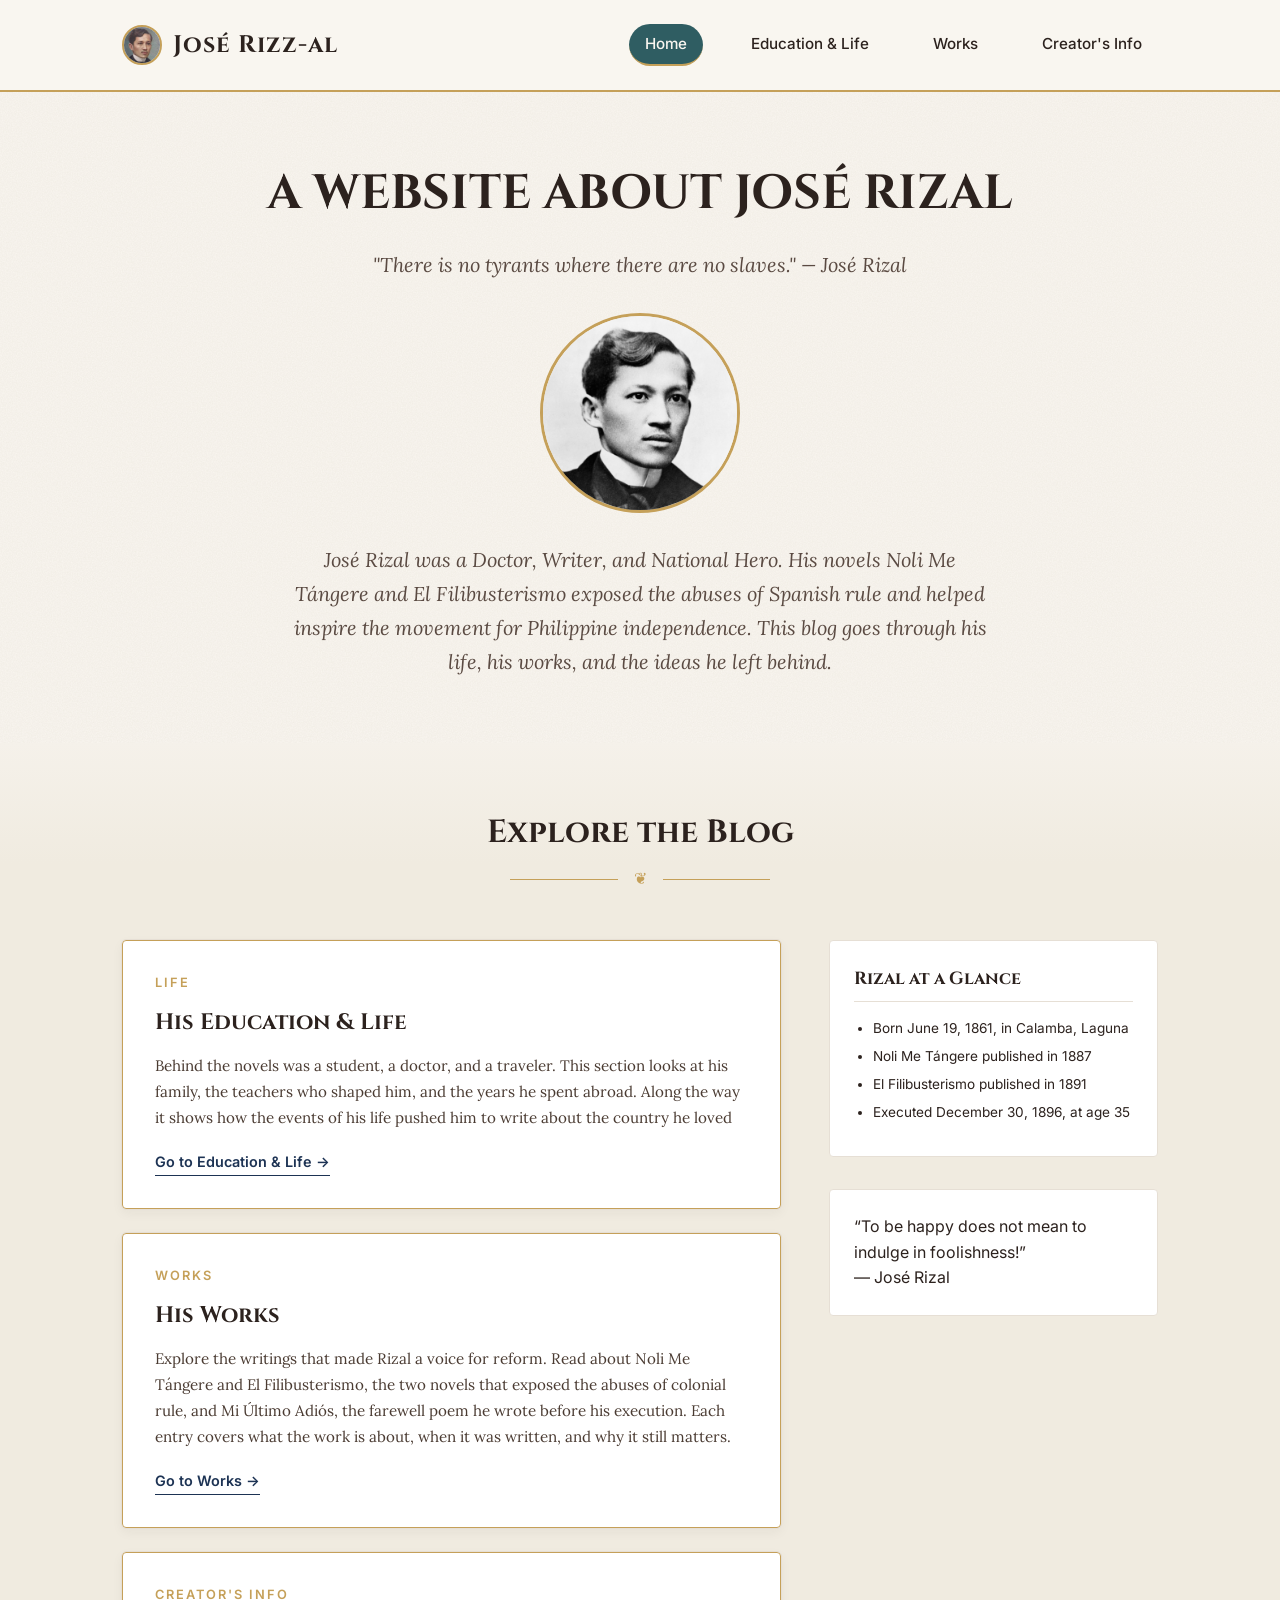
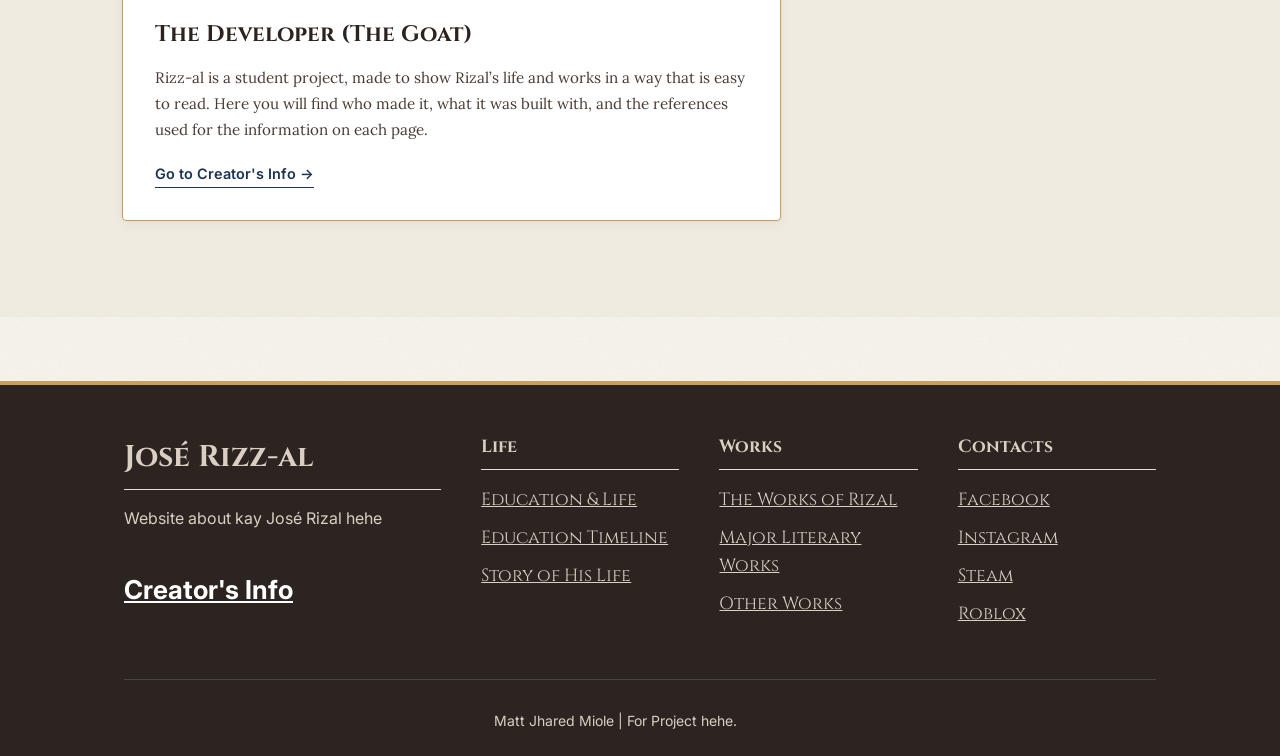
<file: index.html>
<!DOCTYPE html>
<html lang="en">
<head>
    <meta charset="UTF-8">
    <meta name="viewport" content="width=device-width, initial-scale=1.0">
    <title>Life And Works of José Rizal</title>
    <link rel="icon" type="image/jpeg" href="/Images/Jose.png">

    <!-- LINKS -->
    <link rel="stylesheet" href="https://fonts.googleapis.com/css2?family=Cinzel:wght@600;700&family=Lora:ital,wght@0,400;0,600;1,400&family=Inter:wght@300;400;500&display=swap">
    <link rel="stylesheet" href="Body.css">
    <link rel="stylesheet" href="Home.css">
    <link rel="stylesheet" href="Footer.css">
    <link rel="stylesheet" href="life.css">
    <link rel="stylesheet" href="Works.css">
    <link rel="stylesheet" href="Info.css">

</head>
<body>

    <!-- sa taas bago mag hr -->
    <header>
        <div class="nav-cont">
            <a href="index.html" class="logo">
            <img src="/Images/rizz.jpg" alt="" class="logo-img">José Rizz-al</a>
            <ul class="nav-links">
                <li><a href="index.html" aria-current="page">Home</a></li>
                <li><a href="Life.html">Education &amp; Life</a></li>
                <li><a href="Works.html">Works</a></li>
                <li><a href="Info.html">Creator's Info</a></li>
            </ul>
        </div>
    </header>

    <section class="Jose-RIzal">
        <h1 class="taas">A WEBSITE ABOUT JOSÉ RIZAL</h1>
        <p>"There is no tyrants where there are no slaves." — José Rizal</p>
        <img src="/Images/Jose_Rizal_full.jpg" alt="imahe ni José Rizz-al na babaero" class="handsome">
        <p class="desc">José Rizal was a Doctor, Writer, and National Hero. His novels <em>Noli Me Tángere</em> and <em>El Filibusterismo</em> exposed the abuses of Spanish rule and helped inspire the movement for Philippine independence. This blog goes through his life, his works, and the ideas he left behind.</p>
    </section>

        <!-- MAIN CONTAINERS -->

    <section class="baba">
        <h1 class="major">Explore the Blog</h1>
    <div class="ornament" aria-hidden="true"><span>❦</span></div>

    <div class="main-cont">
    <div class="hub">
        <a href="Life.html" class="hub-card">
            <span class="hub-label">Life</span>
                <h2>His Education &amp; Life</h2>
                <p>Behind the novels was a student, a doctor, and a traveler. This section looks at his family, the teachers who shaped him, and the years he spent abroad. Along the way it shows how the events of his life pushed him to write about the country he loved</p>
            <span class="read-more">Go to Education &amp; Life →</span>
        </a>

        <a href="Works.html" class="hub-card">
            <span class="hub-label">Works</span>
            <h2>His Works</h2>
            <p>Explore the writings that made Rizal a voice for reform. Read about Noli Me Tángere and El Filibusterismo, the two novels that exposed the abuses of colonial rule, and Mi Último Adiós, the farewell poem he wrote before his execution. Each entry covers what the work is about, when it was written, and why it still matters.</p>
            <span class="read-more">Go to Works →</span>
        </a>

        <a href="Info.html" class="hub-card">
            <span class="hub-label">Creator's Info</span>
            <h2>The Developer (The Goat)</h2>
            <p>Rizz-al is a student project, made to show Rizal’s life and works in a way that is easy to read. Here you will find who made it, what it was built with, and the references used for the information on each page.</p>
            <span class="read-more">Go to Creator's Info →</span>
        </a>
    </div>

    <aside class="sidebar">
        <div class="widget">
            <h3>Rizal at a Glance</h3>
            <ul class="three">
                <li>Born June 19, 1861, in Calamba, Laguna</li>
                <li>Noli Me Tángere published in 1887</li>
                <li>El Filibusterismo published in 1891</li>
                <li>Executed December 30, 1896, at age 35</li>
            </ul>
        </div>

    <div class="widget">
        <p>“To be happy does not mean to indulge in foolishness!”</p>
        <span>— José Rizal</span>
    </div>
    </aside>
</div>
</section>
<footer class="footer">
    <div class="footer-2">
    <div class="feet">
    <h1 class="jose-feet">José Rizz-al</h1>
    <p>Website about kay José Rizal hehe</p>
    <br>
    <a class="creator" href="Info.html"><h3><ins>Creator's Info</ins></h3></a>
    </div>

    <nav class="feets" aria-label="Life">
    <h3 class="feets-h3">Life</h3>
    <a class="foot-text" href="Life.html"><ins>Education &amp; Life</ins></a>
    <a class="foot-text" href="Life.html#education"><ins>Education Timeline</ins></a>
    <a class="foot-text" href="Life.html#Story"><ins>Story of His Life</ins></a>
    </nav>

    <nav class="feets" aria-label="Works">
    <h3 class="feets-h3">Works</h3>
    <a class="foot-text" href="Works.html#Book"><ins>The Works of Rizal</ins></a>
    <a class="foot-text" href="Works.html#Major"><ins>Major Literary Works</ins></a>
    <a class="foot-text" href="Works.html#Other-Works"><ins>Other Works</ins></a>
    </nav>

    <nav class="feets" aria-label="Legacy">
    <h3 class="feets-h3">Contacts</h3>
    <a class="foot-text" href="https://www.facebook.com/profile.php?id=61595543087887"><ins>Facebook</ins></a>
    <a class="foot-text" href="https://www.instagram.com/mattojheredo/"><ins>Instagram</ins></a>
    <a class="foot-text" href="https://steamcommunity.com/profiles/76561198872829556/"><ins>Steam</ins></a>
    <a class="foot-text" href="https://www.roblox.com/users/119009654/profile"><ins>Roblox</ins></a>
    </nav>
</div>

<div class="baba-foot">
    <p>Matt Jhared Miole | For Project hehe.</p>
</div>
</footer>

</body>

</html>
</file>
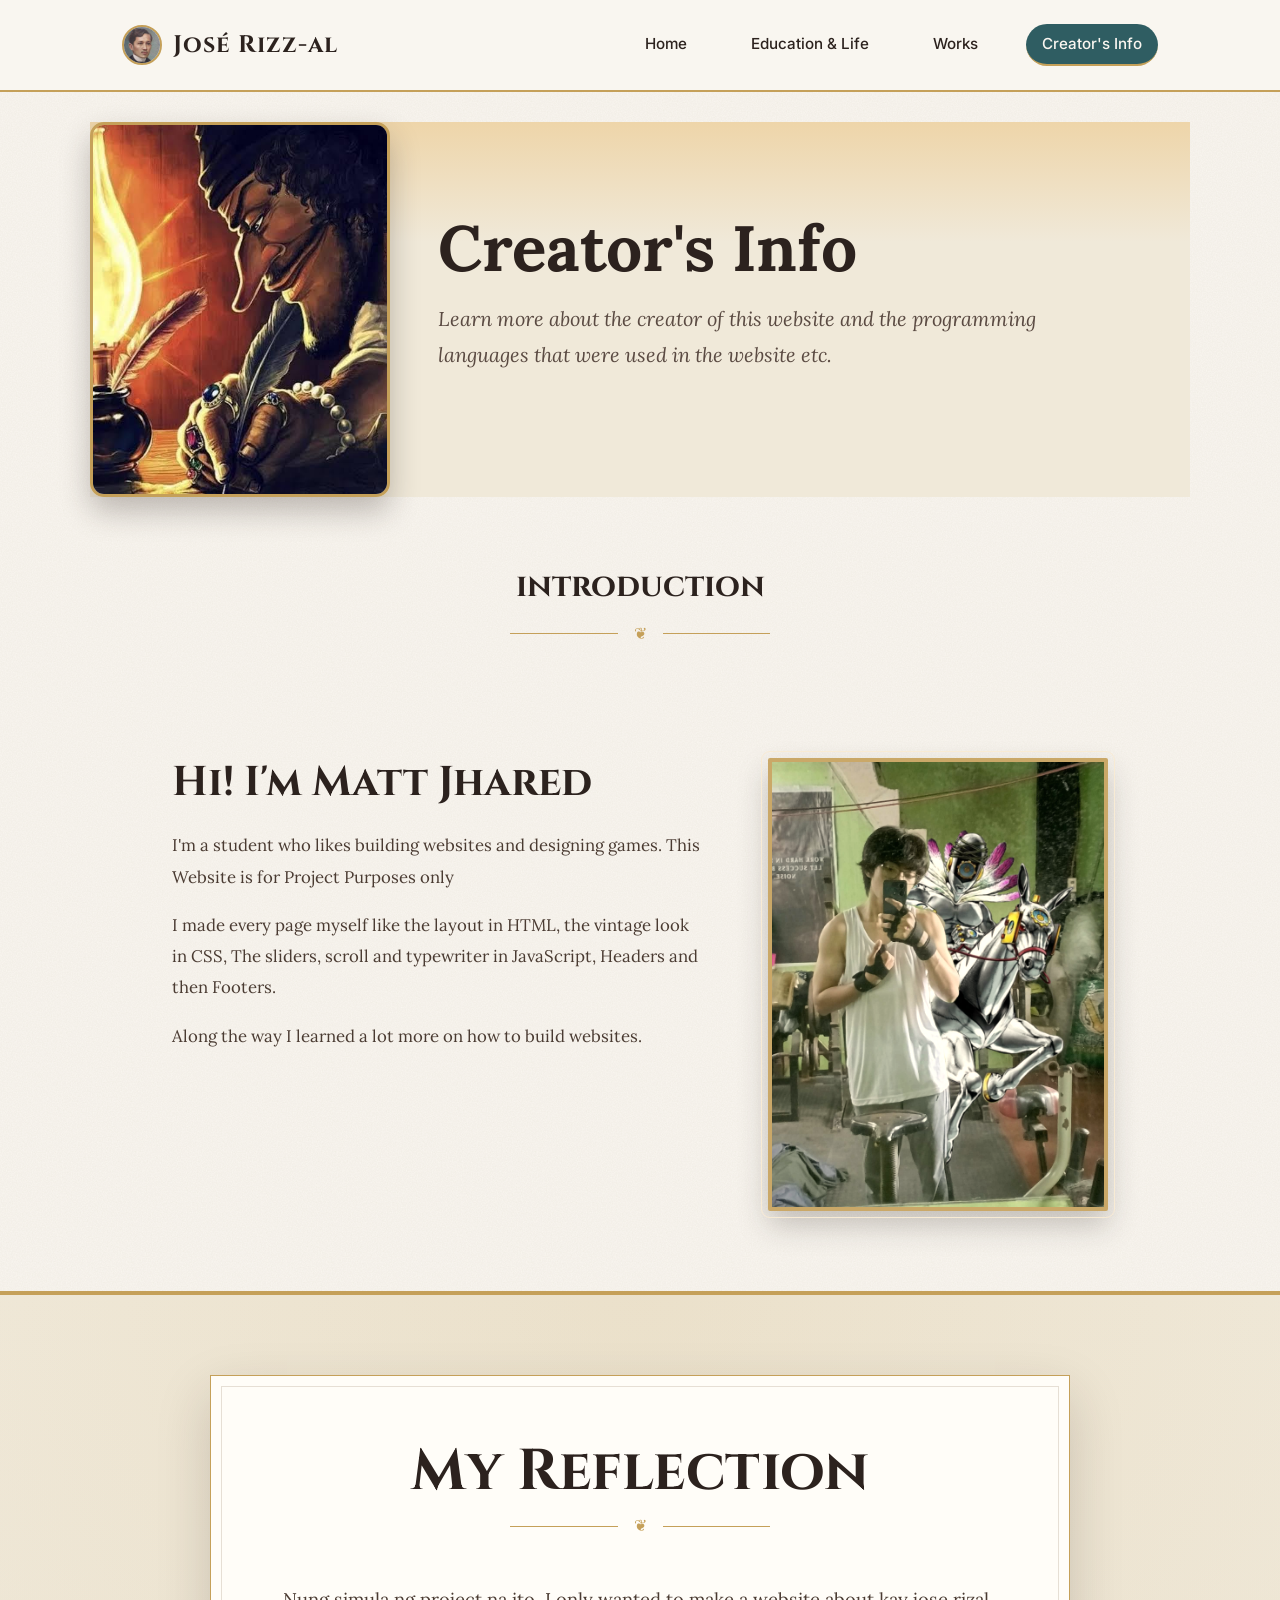
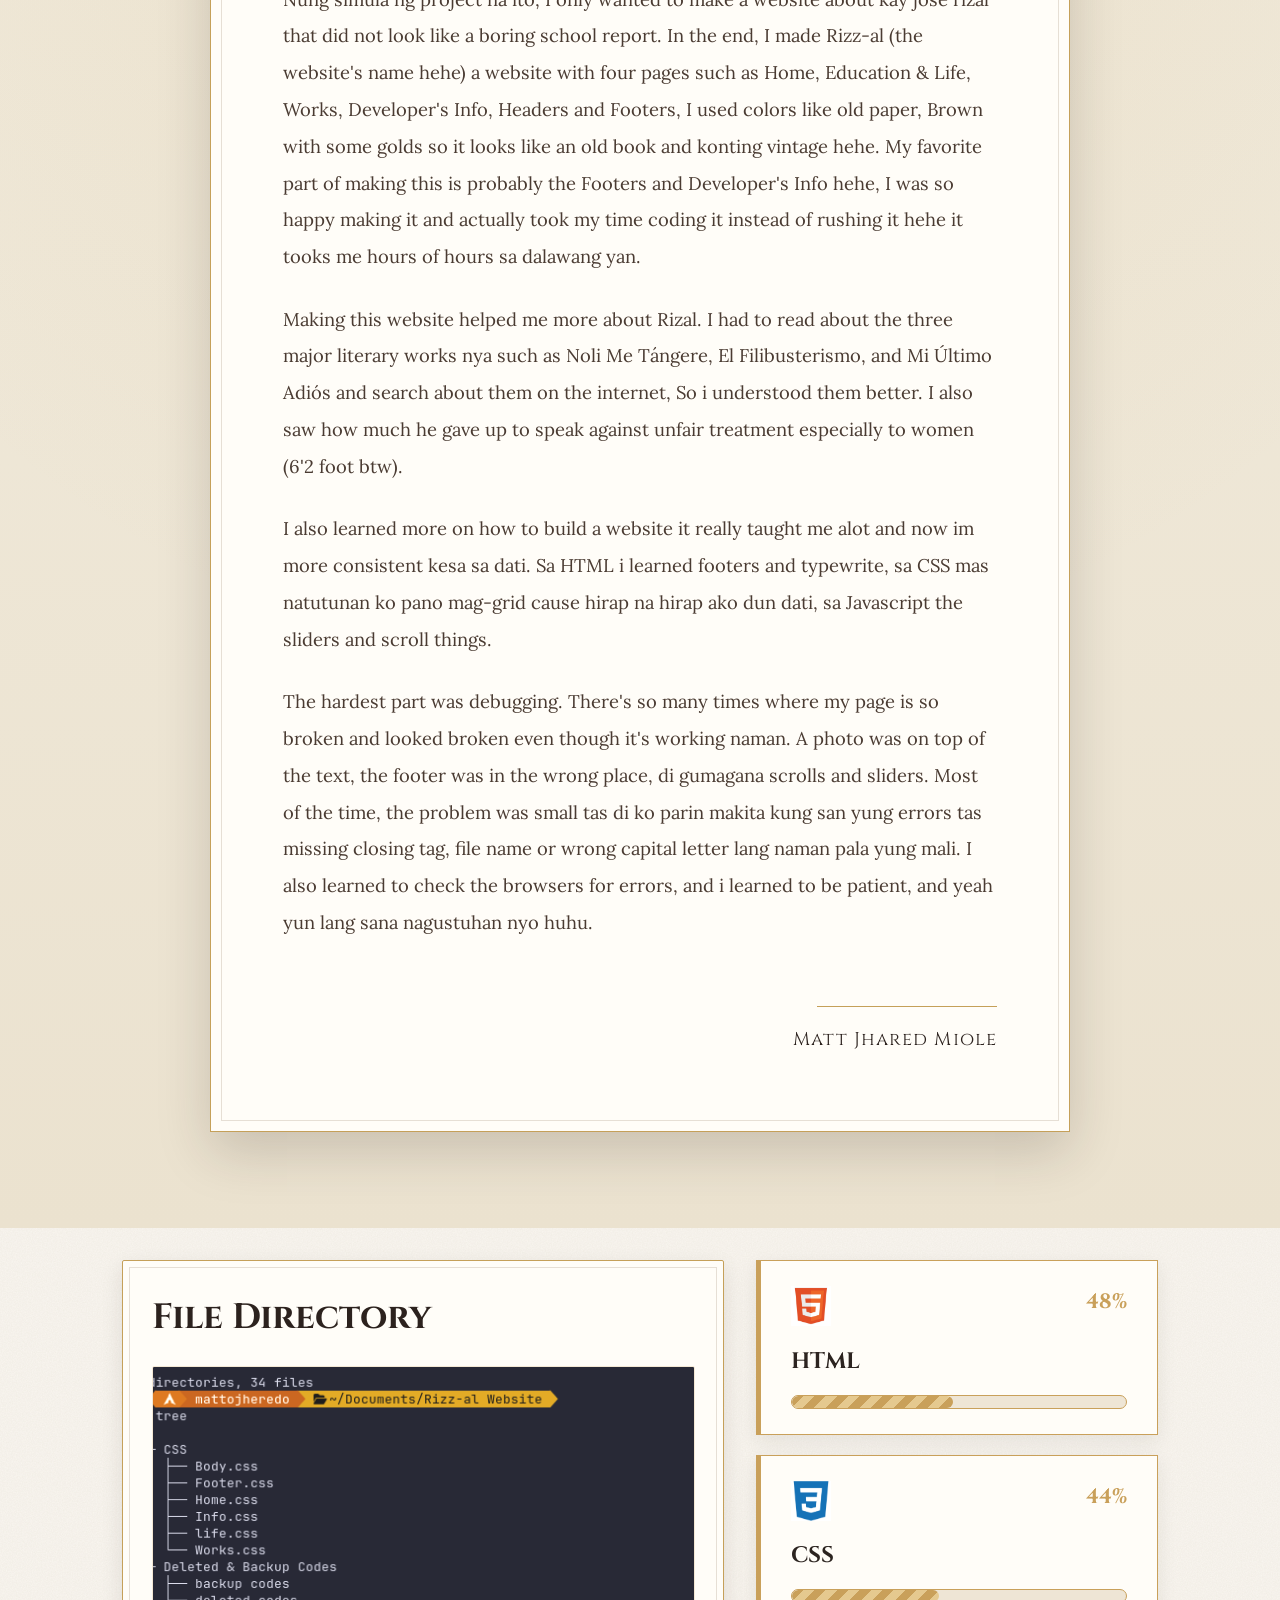
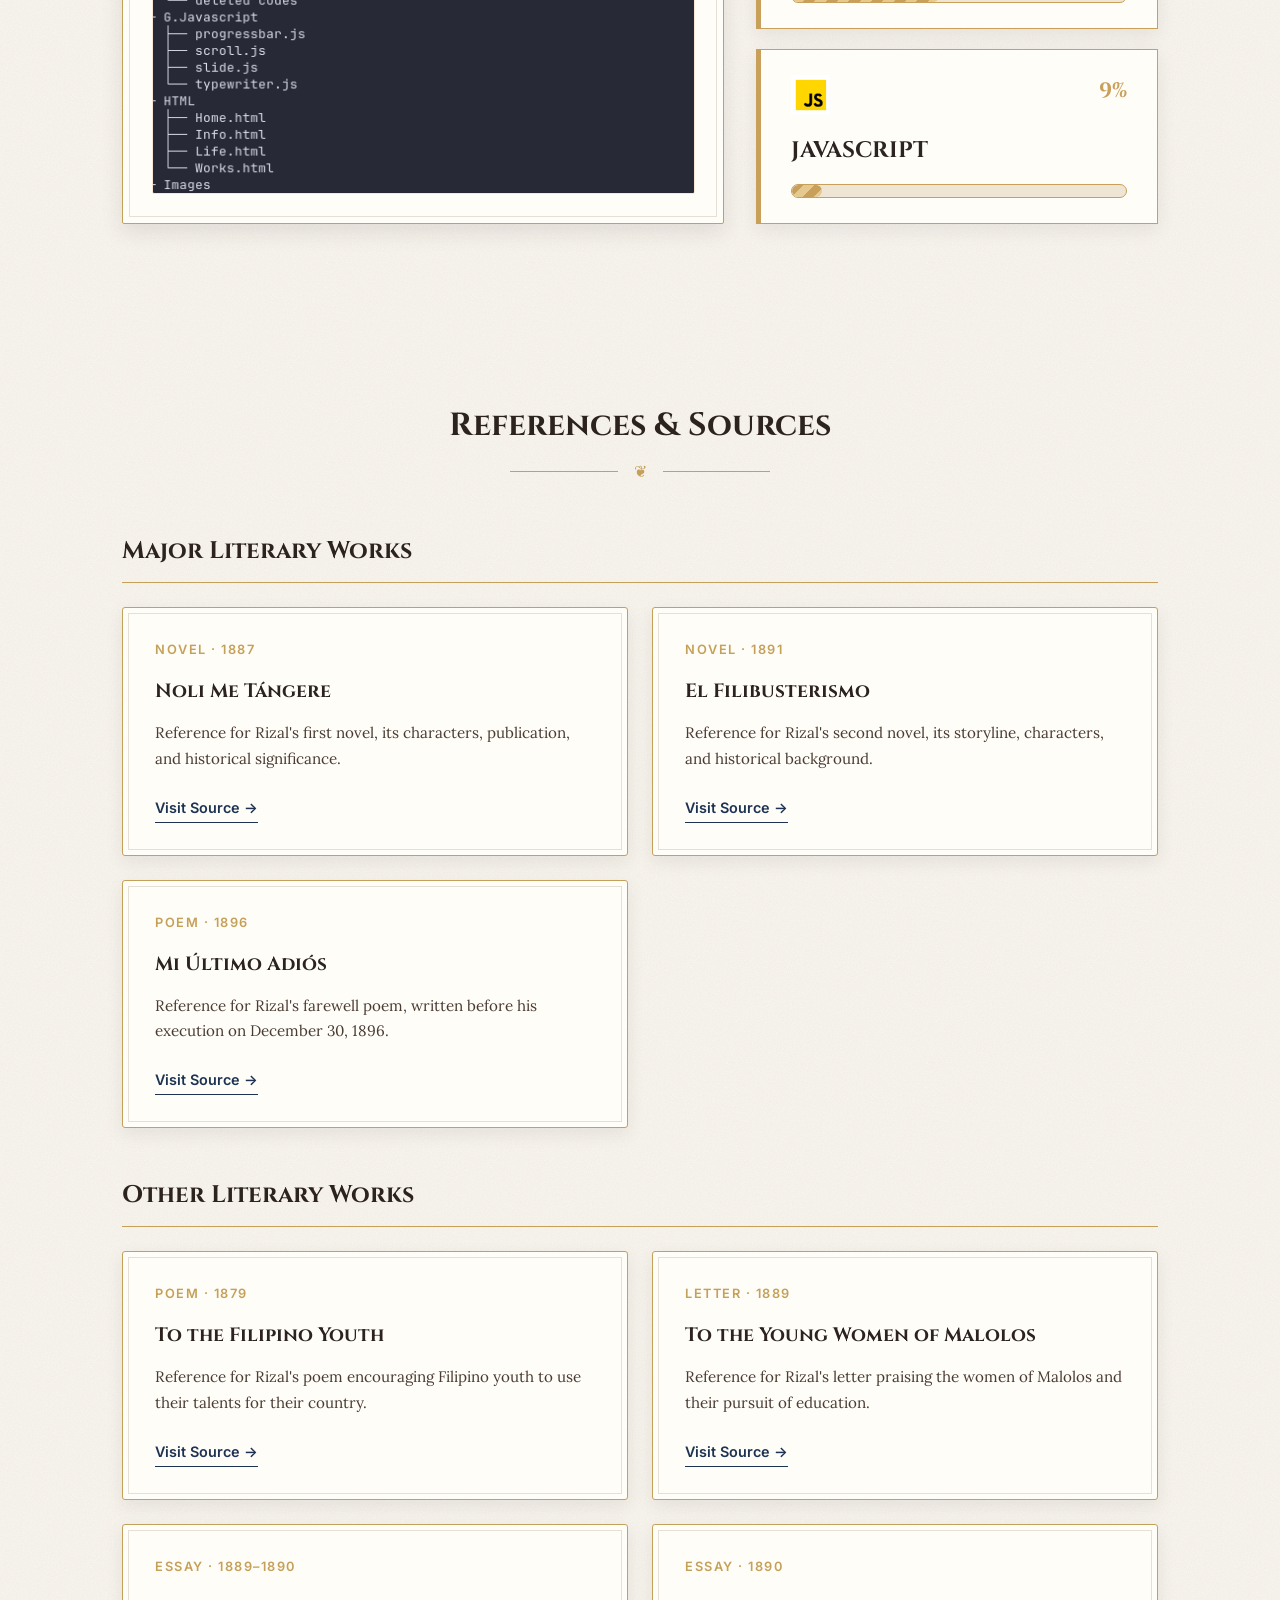
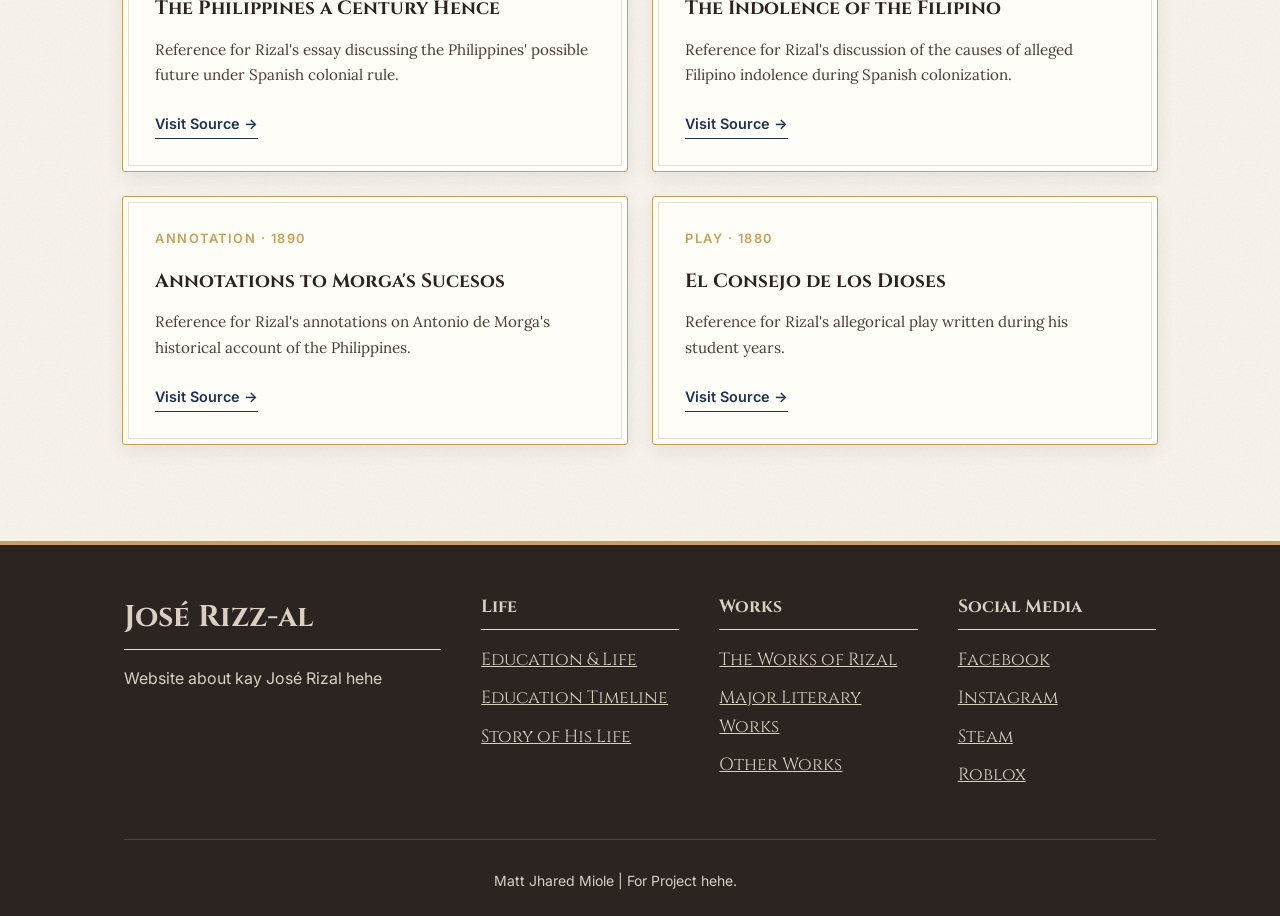
<file: Info.html>
<!DOCTYPE html>
<html lang="en">
<head>
    <meta charset="UTF-8">
    <meta name="viewport" content="width=device-width, initial-scale=1.0">
    <title>Creator's Info | Rizz-al</title>
    <link rel="icon" type="image/png" href="/Images/Jose.png">

    <link rel="stylesheet" href="https://fonts.googleapis.com/css2?family=Cinzel:wght@600;700&family=Lora:ital,wght@0,400;0,600;1,400&family=Inter:wght@300;400;500&display=swap">
    <link rel="stylesheet" href="Body.css">
    <link rel="stylesheet" href="Home.css">
    <link rel="stylesheet" href="Footer.css">
    <link rel="stylesheet" href="life.css">
    <link rel="stylesheet" href="Works.css">
    <link rel="stylesheet" href="Info.css">

    <noscript>
        <style>#typewriter::before { content: attr(data-text); }</style>
    </noscript>
</head>
<body>

    <header>
        <div class="nav-cont">
            <a href="index.html" class="logo">
                <img src="/Images/rizz.jpg" alt="" class="logo-img">José Rizz-al
            </a>
            <ul class="nav-links">
                <li><a href="index.html">Home</a></li>
                <li><a href="/Life.html">Education &amp; Life</a></li>
                <li><a href="Works.html">Works</a></li>
                <li><a href="Info.html" aria-current="page">Creator's Info</a></li>
            </ul>
        </div>
    </header>

    <section class="page-top">
        <div class="inner">
            <img src="/Images/blackbeard.jpg" alt="Picture of the creator" class="image-rizz-al">
            <div class="rizz-al-text">
                <h1>Creator's Info</h1>
                <p>Learn more about the creator of this website and the programming languages that were used in the website etc.</p>
            </div>
        </div>
    </section>

    <h1 id="education" class="major2">introduction</h1>
    <div class="ornament2" aria-hidden="true"><span>❦</span></div>

    <section class="dev-main">
        <div class="dev-text">
            <h1 id="typewriter" data-text="Hi! I'm Matt Jhared R. Miole" aria-label="Hi! I'm Matt Jhared R. Miole">ㅤ</h1>
            <p>I'm a student who likes building websites and designing games. This Website is for Project Purposes only</p>
            <p>I made every page myself like the layout in HTML, the vintage look in CSS, The sliders, scroll and typewriter in JavaScript, Headers and then Footers.</p>
            <p>Along the way I learned a lot more on how to build websites.</p>
        </div>
        <img src="/Images/GOAT.jpg" alt="The creator of Rizz-al" class="dev-tall">
    </section>

    <!-- REFLECTION -->
    <section class="reflection" id="reflection">
        <div class="reflection-page">

            <h2 class="reflection-title">My Reflection</h2>
            <div class="ornament" aria-hidden="true"><span>❦</span></div>

            <p class="drop">Nung simula ng project na ito, I only wanted to make a website about kay jose rizal that did not look like a boring school report. In the end, I made Rizz-al (the website's name hehe) a website with four pages such as Home, Education &amp; Life, Works, Developer's Info, Headers and Footers, I used colors like old paper, Brown with some golds so it looks like an old book and konting vintage hehe. My favorite part of making this is probably the Footers and Developer's Info hehe, I was so happy making it and actually took my time coding it instead of rushing it hehe it tooks me hours of hours sa dalawang yan.</p>

            <p>Making this website helped me more about Rizal. I had to read about the three major literary works nya such as Noli Me Tángere, El Filibusterismo, and Mi Último Adiós and search about them on the internet, So i understood them better. I also saw how much he gave up to speak against unfair treatment especially to women (6'2 foot btw).</p>

            <p>I also learned more on how to build a website it really taught me alot and now im more consistent kesa sa dati. Sa HTML i learned footers and typewrite, sa CSS mas natutunan ko pano mag-grid cause hirap na hirap ako dun dati, sa Javascript the sliders and scroll things.</p>

            <p>The hardest part was debugging. There's so many times where my page is so broken and looked broken even though it's working naman. A photo was on top of the text, the footer was in the wrong place, di gumagana scrolls and sliders. Most of the time, the problem was small tas di ko parin makita kung san yung errors tas missing closing tag, file name or wrong capital letter lang naman pala yung mali. I also learned to check the browsers for errors, and i learned to be patient, and yeah yun lang sana nagustuhan nyo huhu.</p>

            <div class="reflection-sign">
                <span class="sign-line"></span>
                <p>Matt Jhared Miole</p>
            </div>

        </div>
    </section>

    <section class="build">
        <div class="build-grid">

            <div class="build-main">
                <h2 class="build-title">File Directory  </h2>
                <img src="/Images/file-directory.png" alt="Screenshot of the Rizz-al website" class="build-img">
            </div>

<div class="skill-container">

    <div class="skill-box" data-value="48">
        <img src="../Images/HTML.png" alt="HTML Logo" class="skill-img">
        <h1>HTML</h1>
        <div class="progress-bar">
            <div class="progress html-progress" data-value="48"></div>
        </div>
        <span>48%</span>
    </div>

    <div class="skill-box" data-value="44">
        <img src="../Images/CSS.png" alt="CSS Logo" class="skill-img">
        <h1>CSS</h1>
        <div class="progress-bar">
            <div class="progress css-progress" data-value="44"></div>
        </div>
        <span>44%</span>
    </div>

    <div class="skill-box" data-value="9">
        <img src="../Images/JS.png" alt="JavaScript Logo" class="skill-img">
        <h1>JAVASCRIPT</h1>
        <div class="progress-bar">
            <div class="progress js-progress" data-value="9"></div>
        </div>
        <span>9%</span>
    </div>
    </div>
        </div>
    </section>

<section class="references" id="references">

    <h1 class="major">References &amp; Sources</h1>
    <div class="ornament" aria-hidden="true">
        <span>❦</span>
    </div>

    <h2 class="reference-heading">Major Literary Works</h2>

    <div class="references-grid">

        <article class="reference-card">
            <span class="reference-type">Novel · 1887</span>
            <h2>Noli Me Tángere</h2>
            <p>Reference for Rizal's first novel, its characters, publication, and historical significance.</p>
            <a href="https://en.wikipedia.org/wiki/Noli_Me_T%C3%A1ngere_(novel)" target="_blank" rel="noopener noreferrer">Visit Source →</a>
        </article>

        <article class="reference-card">
            <span class="reference-type">Novel · 1891</span>
            <h2>El Filibusterismo</h2>
            <p>Reference for Rizal's second novel, its storyline, characters, and historical background.</p>
            <a href="https://en.wikipedia.org/wiki/El_Filibusterismo" target="_blank" rel="noopener noreferrer">Visit Source →</a>
        </article>

        <article class="reference-card">
            <span class="reference-type">Poem · 1896</span>
            <h2>Mi Último Adiós</h2>
            <p>Reference for Rizal's farewell poem, written before his execution on December 30, 1896.</p>
            <a href="https://en.wikipedia.org/wiki/Mi_Último_Adiós" target="_blank" rel="noopener noreferrer">Visit Source →</a>
        </article>

    </div>

    <h2 class="reference-heading">Other Literary Works</h2>

    <div class="references-grid">

        <article class="reference-card">
            <span class="reference-type">Poem · 1879</span>
            <h2>To the Filipino Youth</h2>
            <p>Reference for Rizal's poem encouraging Filipino youth to use their talents for their country.</p>
            <a href="https://allpoetry.com/To-the-Philippine-Youth-" target="_blank" rel="noopener noreferrer">Visit Source →</a>
        </article>

        <article class="reference-card">
            <span class="reference-type">Letter · 1889</span>
            <h2>To the Young Women of Malolos</h2>
            <p>Reference for Rizal's letter praising the women of Malolos and their pursuit of education.</p>
            <a href="https://www.oocities.org/mcc_joserizal/work_malolos.html" target="_blank" rel="noopener noreferrer">Visit Source →</a>
        </article>

        <article class="reference-card">
            <span class="reference-type">Essay · 1889–1890</span>
            <h2>The Philippines a Century Hence</h2>
            <p>Reference for Rizal's essay discussing the Philippines' possible future under Spanish colonial rule.</p>
            <a href="https://www.gutenberg.org/files/35899/35899-h/35899-h.htm" target="_blank" rel="noopener noreferrer">Visit Source →</a>
        </article>

        <article class="reference-card">
            <span class="reference-type">Essay · 1890</span>
            <h2>The Indolence of the Filipino</h2>
            <p>Reference for Rizal's discussion of the causes of alleged Filipino indolence during Spanish colonization.</p>
            <a href="https://www.gutenberg.org/ebooks/6885" target="_blank" rel="noopener noreferrer">Visit Source →</a>
        </article>

        <article class="reference-card">
            <span class="reference-type">Annotation · 1890</span>
            <h2>Annotations to Morga's Sucesos</h2>
            <p>Reference for Rizal's annotations on Antonio de Morga's historical account of the Philippines.</p>
            <a href="https://sirmykel.wordpress.com/wp-content/uploads/2016/07/jose-rizal-annotations-to-morgas-sucesos.pdf" target="_blank" rel="noopener noreferrer">Visit Source →</a>
        </article>

        <article class="reference-card">
            <span class="reference-type">Play · 1880</span>
            <h2>El Consejo de los Dioses</h2>
            <p>Reference for Rizal's allegorical play written during his student years.</p>
            <a href="https://en.wikipedia.org/wiki/El_Consejo_de_los_Dioses" target="_blank" rel="noopener noreferrer">Visit Source →</a>
        </article>

    </div>

</section>

    <!-- FOOTER -->
    <footer class="footer">
        <div class="footer-2">
            <div class="feet">
                <h1 class="jose-feet">José Rizz-al</h1>
                <p>Website about kay José Rizal hehe</p>
            </div>

            <nav class="feets" aria-label="Life">
                <h3 class="feets-h3">Life</h3>
                <a class="foot-text" href="Life.html"><ins>Education &amp; Life</ins></a>
                <a class="foot-text" href="Life.html#education"><ins>Education Timeline</ins></a>
                <a class="foot-text" href="Life.html#Story"><ins>Story of His Life</ins></a>
            </nav>

            <nav class="feets" aria-label="Works">
                <h3 class="feets-h3">Works</h3>
                <a class="foot-text" href="Works.html#Book"><ins>The Works of Rizal</ins></a>
                <a class="foot-text" href="Works.html#Major"><ins>Major Literary Works</ins></a>
                <a class="foot-text" href="Works.html#Other-Works"><ins>Other Works</ins></a>
            </nav>

            <nav class="feets" aria-label="Social media">
                <h3 class="feets-h3">Social Media</h3>
                <a class="foot-text" href="https://www.facebook.com/profile.php?id=61595543087887"><ins>Facebook</ins></a>
                <a class="foot-text" href="https://www.instagram.com/mattojheredo/"><ins>Instagram</ins></a>
                <a class="foot-text" href="https://steamcommunity.com/profiles/76561198872829556/"><ins>Steam</ins></a>
                <a class="foot-text" href="https://www.roblox.com/users/119009654/profile"><ins>Roblox</ins></a>
            </nav>
        </div>

        <div class="baba-foot">
            <p>Matt Jhared Miole | For Project hehe.</p>
        </div>
    </footer>

    <script>

    (function () {
        const el = document.getElementById("typewriter");
        if (!el) return;

        const full = el.dataset.text;

        el.textContent = full;
        el.style.minHeight = el.offsetHeight + "px";
        el.textContent = "";

        if (window.matchMedia("(prefers-reduced-motion: reduce)").matches) {
            el.textContent = full;
            return;
        }

        let i = 0;

        function type() {
            if (i < full.length) {
                i++;
                el.textContent = full.slice(0, i);
                setTimeout(type, 90);
            }
        }

        setTimeout(type, 500);
    })();

    (function () {
        const skills = document.querySelectorAll(".skill-box");
        if (!skills.length) return;

        const reduce = window.matchMedia("(prefers-reduced-motion: reduce)").matches;

        function fill(skill) {
            const bar = skill.querySelector(".progress");
            const label = skill.querySelector("span");
            if (!bar || !label) return;

            const target = Number(bar.dataset.value || 0);
            bar.style.width = "0%";

            if (reduce) {
                bar.style.transition = "none";
                bar.style.width = target + "%";
                label.textContent = target + "%";
                return;
            }

            requestAnimationFrame(function () {
                bar.style.transition = "width 1.4s cubic-bezier(0.22, 1, 0.36, 1)";
                bar.style.width = target + "%";
            });
        }

        const io = new IntersectionObserver(function (entries) {
            entries.forEach(function (e) {
                if (e.isIntersecting) {
                    fill(e.target);
                    io.unobserve(e.target);
                }
            });
        }, { threshold: 0.4 });

        skills.forEach(function (s) { io.observe(s); });
    })();
    </script>

</body>
</html>
</file>
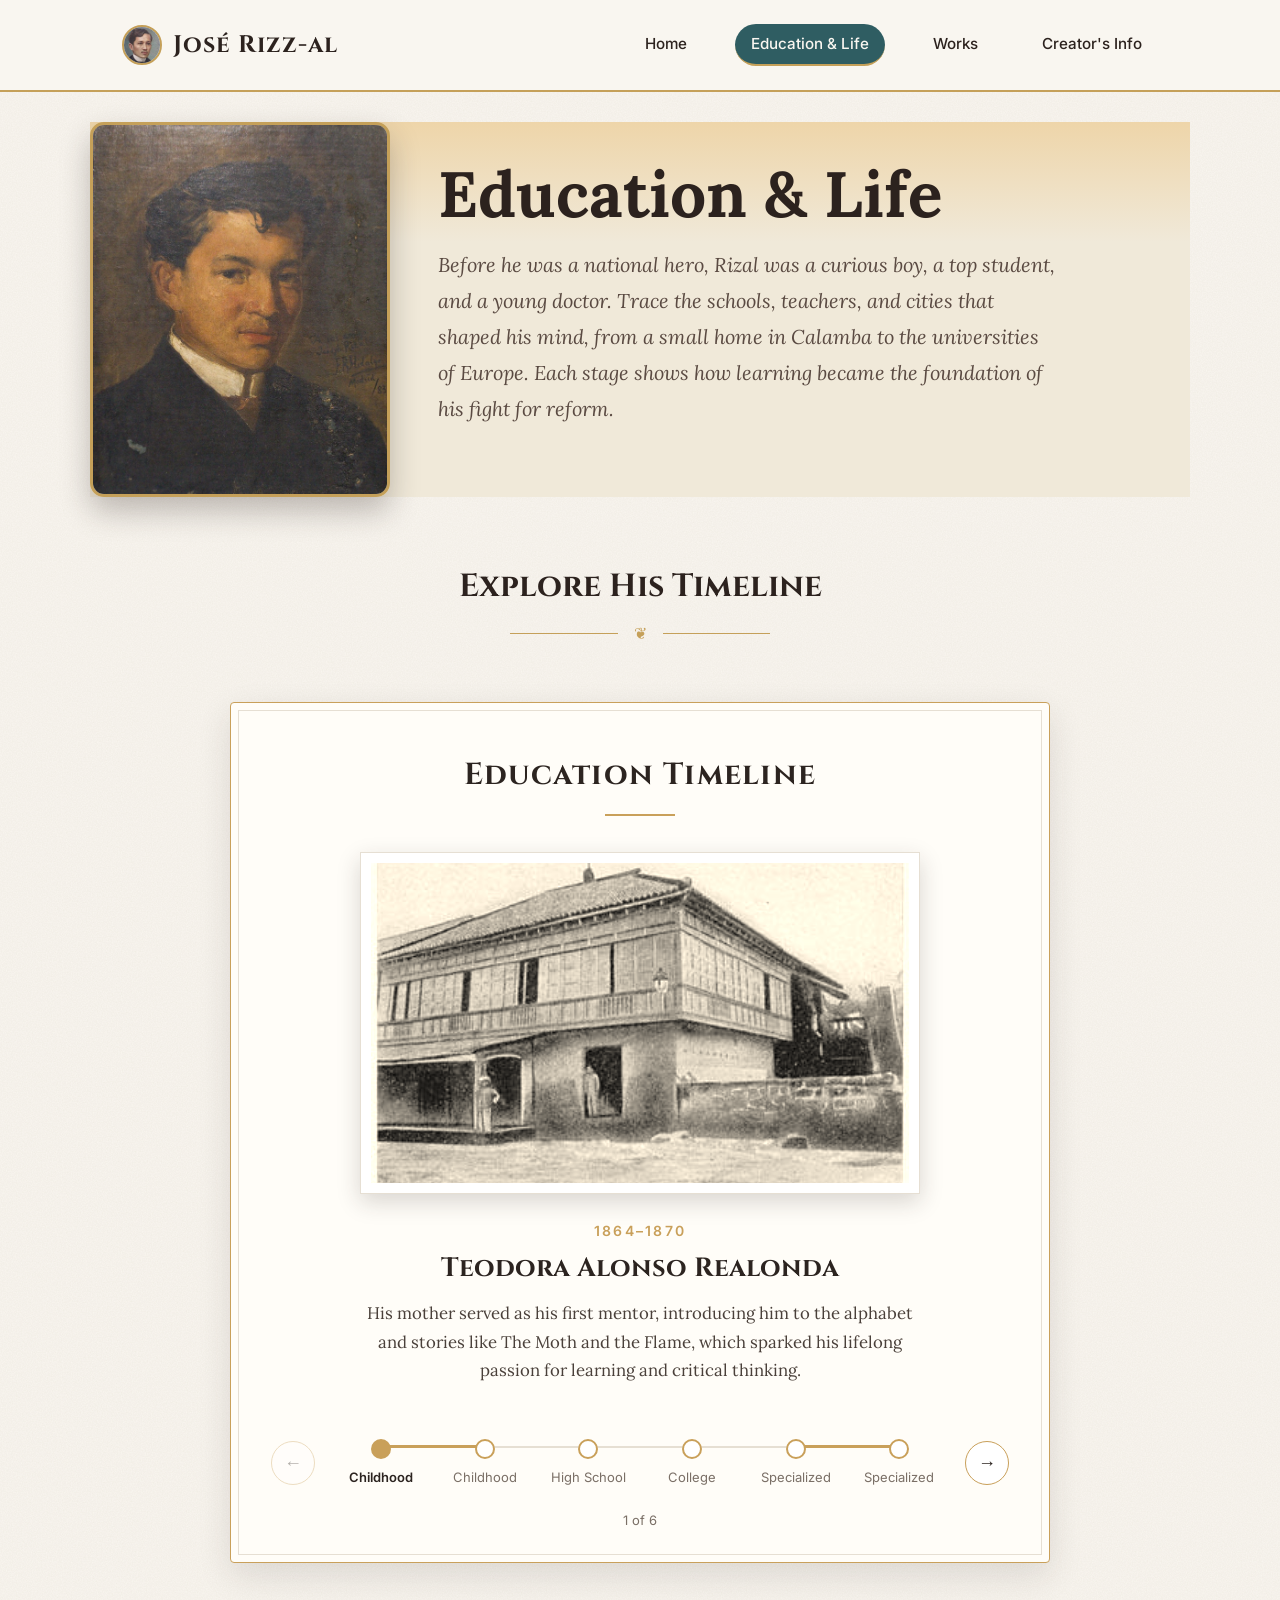
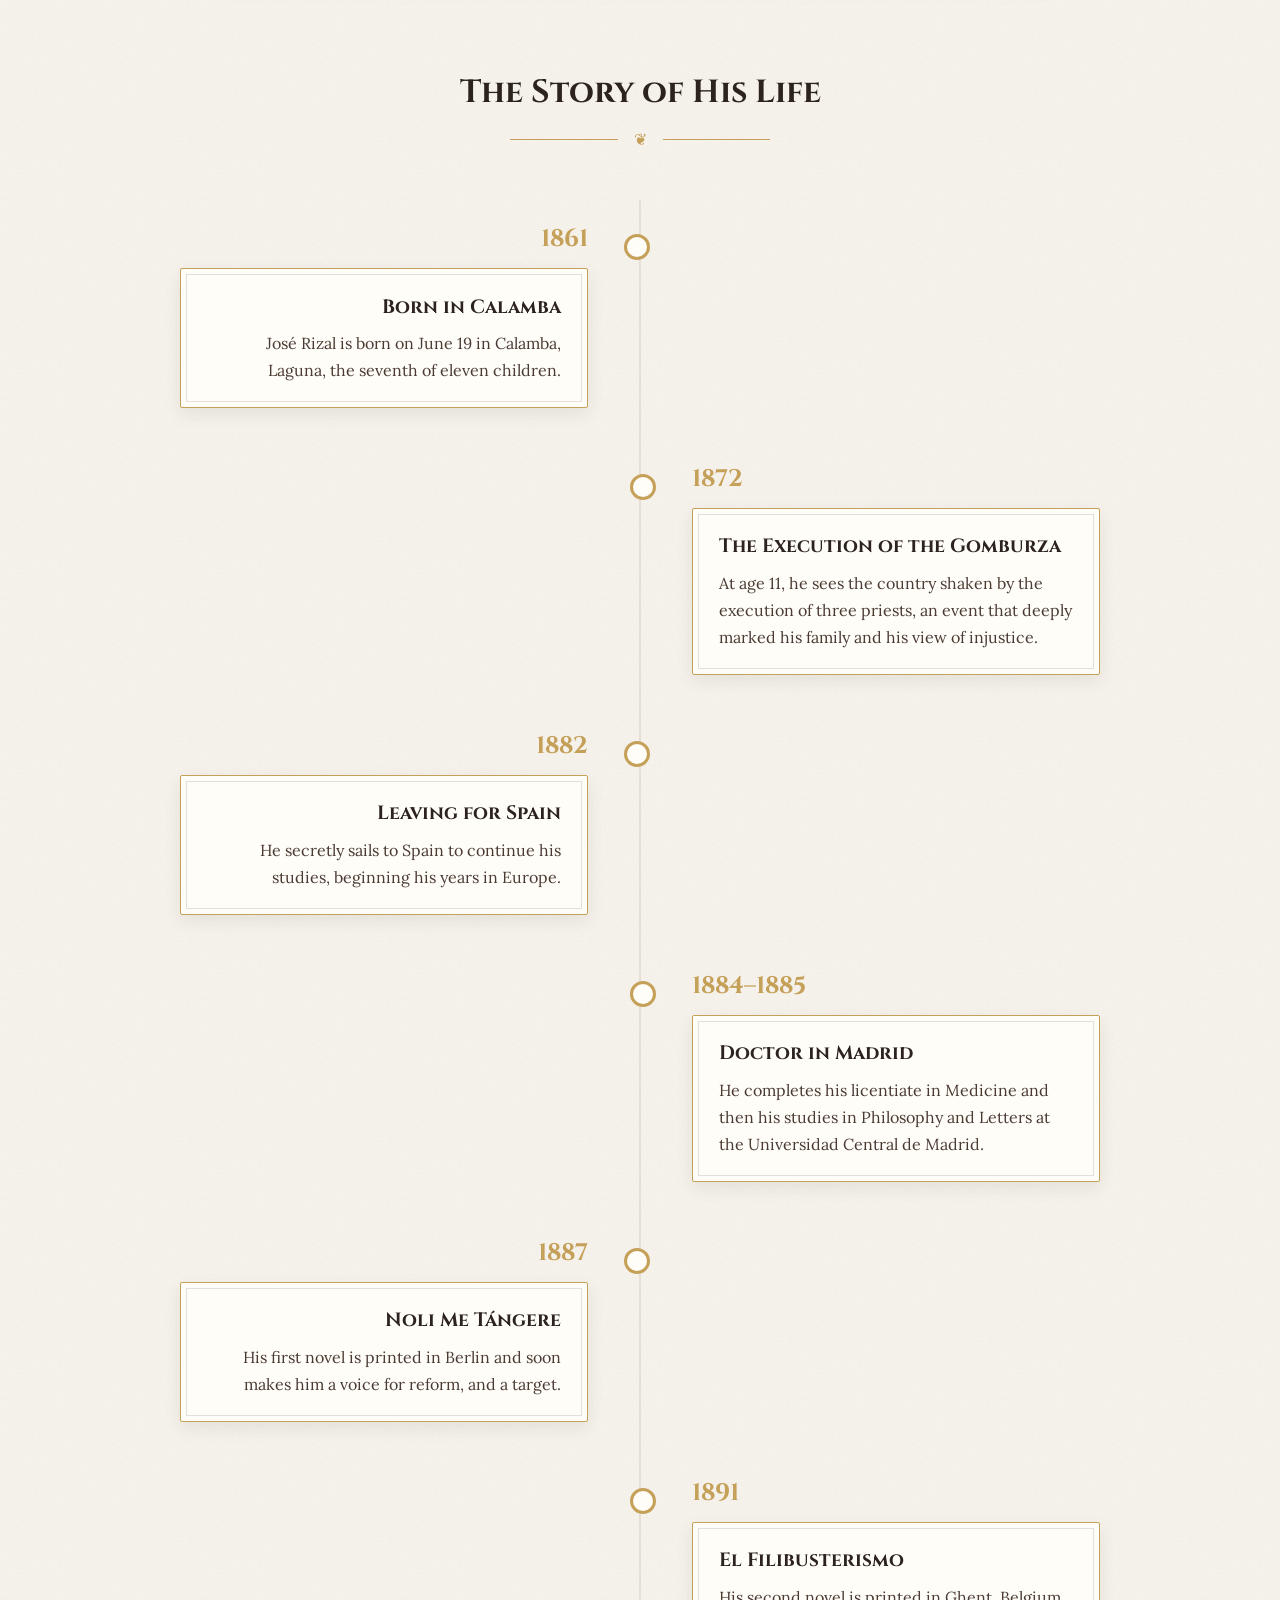
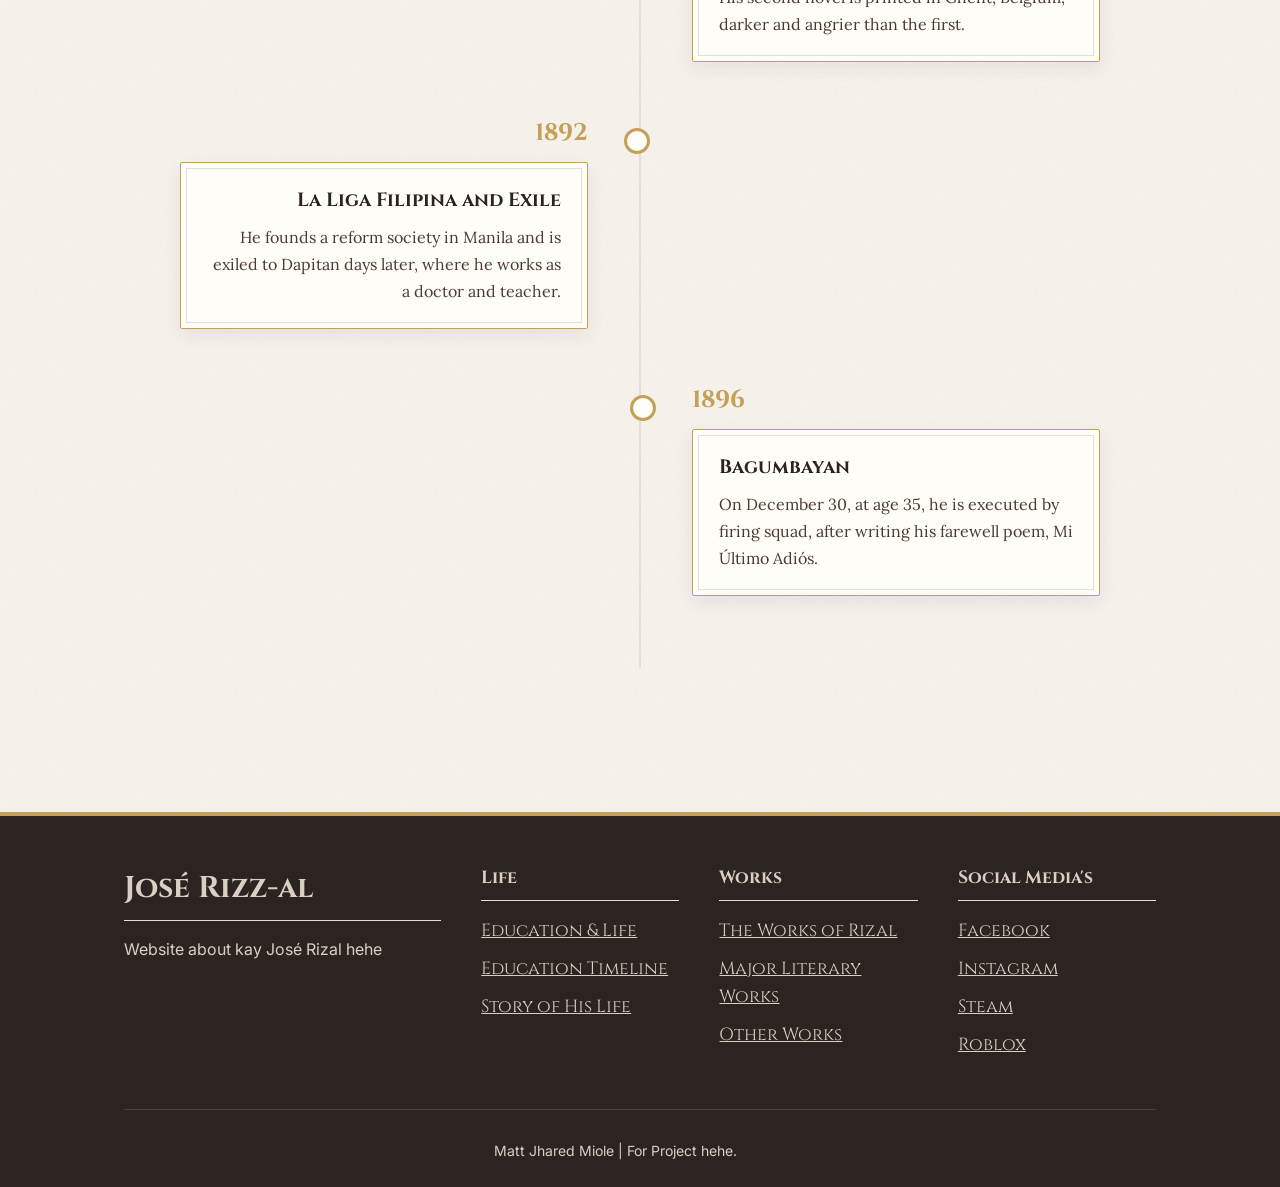
<file: Life.html>
<!DOCTYPE html>
<html lang="en">
<head>
    <meta charset="UTF-8">
    <meta name="viewport" content="width=device-width, initial-scale=1.0">
    <title>Life And Works of José Rizal</title>
    <link rel="icon" type="image/jpeg" href="/Images/Jose.png">

    <!-- LINKS -->
    <link rel="stylesheet" href="https://fonts.googleapis.com/css2?family=Cinzel:wght@600;700&family=Lora:ital,wght@0,400;0,600;1,400&family=Inter:wght@300;400;500&display=swap">
    <link rel="stylesheet" href="Body.css">
    <link rel="stylesheet" href="Home.css">
    <link rel="stylesheet" href="Footer.css">
    <link rel="stylesheet" href="life.css">
    <link rel="stylesheet" href="Works.css">
    <link rel="stylesheet" href="Info.css">

</head>
<body>
    <!-- sa taas bago mag hr -->
    <header>
        <div class="nav-cont">
            <a href="index.html" class="logo">
            <img src="/Images/rizz.jpg" alt="" class="logo-img">José Rizz-al</a>
            <ul class="nav-links">
                <li><a href="index.html">Home</a></li>
                <li><a href="Life.html" aria-current="page">Education &amp; Life</a></li>
                <li><a href="Works.html">Works</a></li>
                <li><a href="Info.html">Creator's Info</a></li>
            </ul>
        </div>
    </header>

    <!-- BIG IMAGE -->

    <section class="page-top">
        <div class="inner">
            <img src="/Images/Portrait of Rizz-al.png" alt="Portrait of José Rizal" class="image-rizz-al">
            <div class="rizz-al-text">
                <h1>Education &amp; Life</h1>
                <p>Before he was a national hero, Rizal was a curious boy, a top student, and a young doctor. Trace the schools, teachers, and cities that shaped his mind, from a small home in Calamba to the universities of Europe. Each stage shows how learning became the foundation of his fight for reform.</p>
            </div>
        </div>
    </section>

    <!--HIS TIMELINE EDUCATION-->

    <h1 id="education" class="major2">Explore His Timeline</h1>
    <div class="ornament2" aria-hidden="true"><span>❦</span></div>

    <section class="timeline" aria-label="Education timeline">
    <h2>Education Timeline</h2>

    <div class="slide" id="slide">

    <div class="photo">
        <img id="slideImg" src="/Images/binan.jpg" alt="Teodora Alonso Realonda">
    </div>

    <p class="years" id="slideYears"></p>
    <h3 id="slideTitle">*</h3>
    <p class="desc" id="slideText"></p>
    </div>

    <div class="controls">
        <button type="button" id="prev" aria-label="Previous">←</button>
    <div class="steps" id="steps"></div>

        <button type="button" id="next" aria-label="Next">→</button>
    </div>

    <p class="count" id="count"></p>
</section>



<section class="life-line" id="Story">
    <h1 class="major">The Story of His Life</h1>
    <div class="ornament" aria-hidden="true"><span>❦</span></div>

<ol class="vtl">
    <li class="vtl-item">
    <span class="vtl-year">1861</span>
    <div class="vtl-card">
        <h3>Born in Calamba</h3>
        <p>José Rizal is born on June 19 in Calamba, Laguna, the seventh of eleven children.</p>
    </div>
    </li>

    <li class="vtl-item">
    <span class="vtl-year">1872</span>
    <div class="vtl-card">
        <h3>The Execution of the Gomburza</h3>
        <p>At age 11, he sees the country shaken by the execution of three priests, an event that deeply marked his family and his view of injustice.</p>
    </div>
    </li>

    <li class="vtl-item">
    <span class="vtl-year">1882</span>
    <div class="vtl-card">
        <h3>Leaving for Spain</h3>
        <p>He secretly sails to Spain to continue his studies, beginning his years in Europe.</p>
    </div>
    </li>

    <li class="vtl-item">
    <span class="vtl-year">1884–1885</span>
    <div class="vtl-card">
        <h3>Doctor in Madrid</h3>
        <p>He completes his licentiate in Medicine and then his studies in Philosophy and Letters at the Universidad Central de Madrid.</p>
    </div>
    </li>

    <li class="vtl-item">
    <span class="vtl-year">1887</span>
    <div class="vtl-card">
        <h3>Noli Me Tángere</h3>
        <p>His first novel is printed in Berlin and soon makes him a voice for reform, and a target.</p>
    </div>
    </li>

    <li class="vtl-item">
    <span class="vtl-year">1891</span>
    <div class="vtl-card">
        <h3>El Filibusterismo</h3>
        <p>His second novel is printed in Ghent, Belgium, darker and angrier than the first.</p>
    </div>
    </li>

    <li class="vtl-item">
    <span class="vtl-year">1892</span>
        <div class="vtl-card">
            <h3>La Liga Filipina and Exile</h3>
            <p>He founds a reform society in Manila and is exiled to Dapitan days later, where he works as a doctor and teacher.</p>
        </div>
    </li>

    <li class="vtl-item">
    <span class="vtl-year">1896</span>
        <div class="vtl-card">
            <h3>Bagumbayan</h3>
            <p>On December 30, at age 35, he is executed by firing squad, after writing his farewell poem, Mi Último Adiós.</p>
        </div>
    </li>
    </ol>
</section>
<footer class="footer">
    <div class="footer-2">
    <div class="feet">
    <h1 class="jose-feet">José Rizz-al</h1>
    <p>Website about kay José Rizal hehe</p>
    </div>

    <nav class="feets" aria-label="Life">
    <h3 class="feets-h3">Life</h3>
    <a class="foot-text" href="Life.html"><ins>Education &amp; Life</ins></a>
    <a class="foot-text" href="Life.html#education"><ins>Education Timeline</ins></a>
    <a class="foot-text" href="Life.html#Story"><ins>Story of His Life</ins></a>
    </nav>

    <nav class="feets" aria-label="Works">
    <h3 class="feets-h3">Works</h3>
    <a class="foot-text" href="Works.html#Book"><ins>The Works of Rizal</ins></a>
    <a class="foot-text" href="Works.html#Major"><ins>Major Literary Works</ins></a>
    <a class="foot-text" href="Works.html#Other-Works"><ins>Other Works</ins></a>
    </nav>

    <nav class="feets" aria-label="Legacy">
    <h3 class="feets-h3">Social Media's</h3>
    <a class="foot-text" href="https://www.facebook.com/profile.php?id=61595543087887"><ins>Facebook</ins></a>
    <a class="foot-text" href="https://www.instagram.com/mattojheredo/"><ins>Instagram</ins></a>
    <a class="foot-text" href="https://steamcommunity.com/profiles/76561198872829556/"><ins>Steam</ins></a>
    <a class="foot-text" href="https://www.roblox.com/users/119009654/profile"><ins>Roblox</ins></a>
    </nav>
</div>

<div class="baba-foot">
    <p>Matt Jhared Miole | For Project hehe.</p>
</div>
</footer>
<script src="scroll.js"></script>
<script src="slide.js"></script>
</body>
</html>
</file>
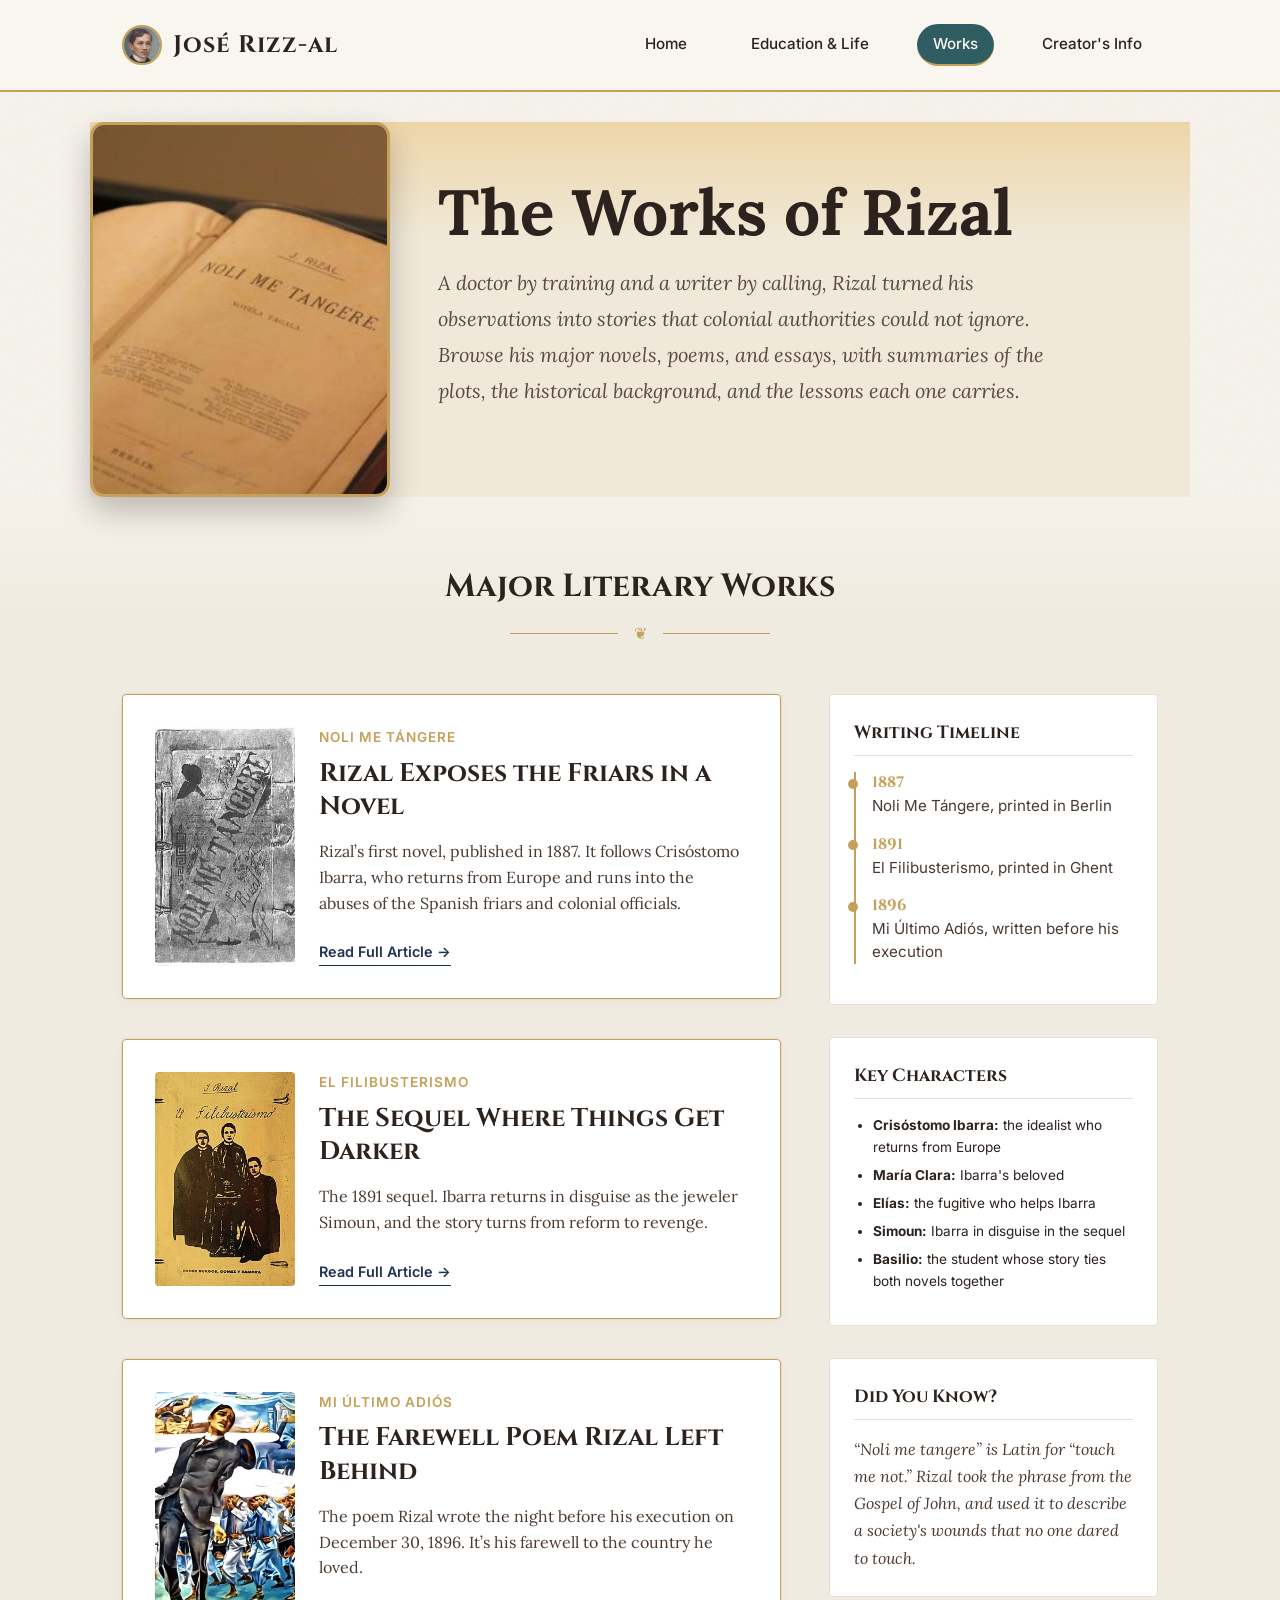
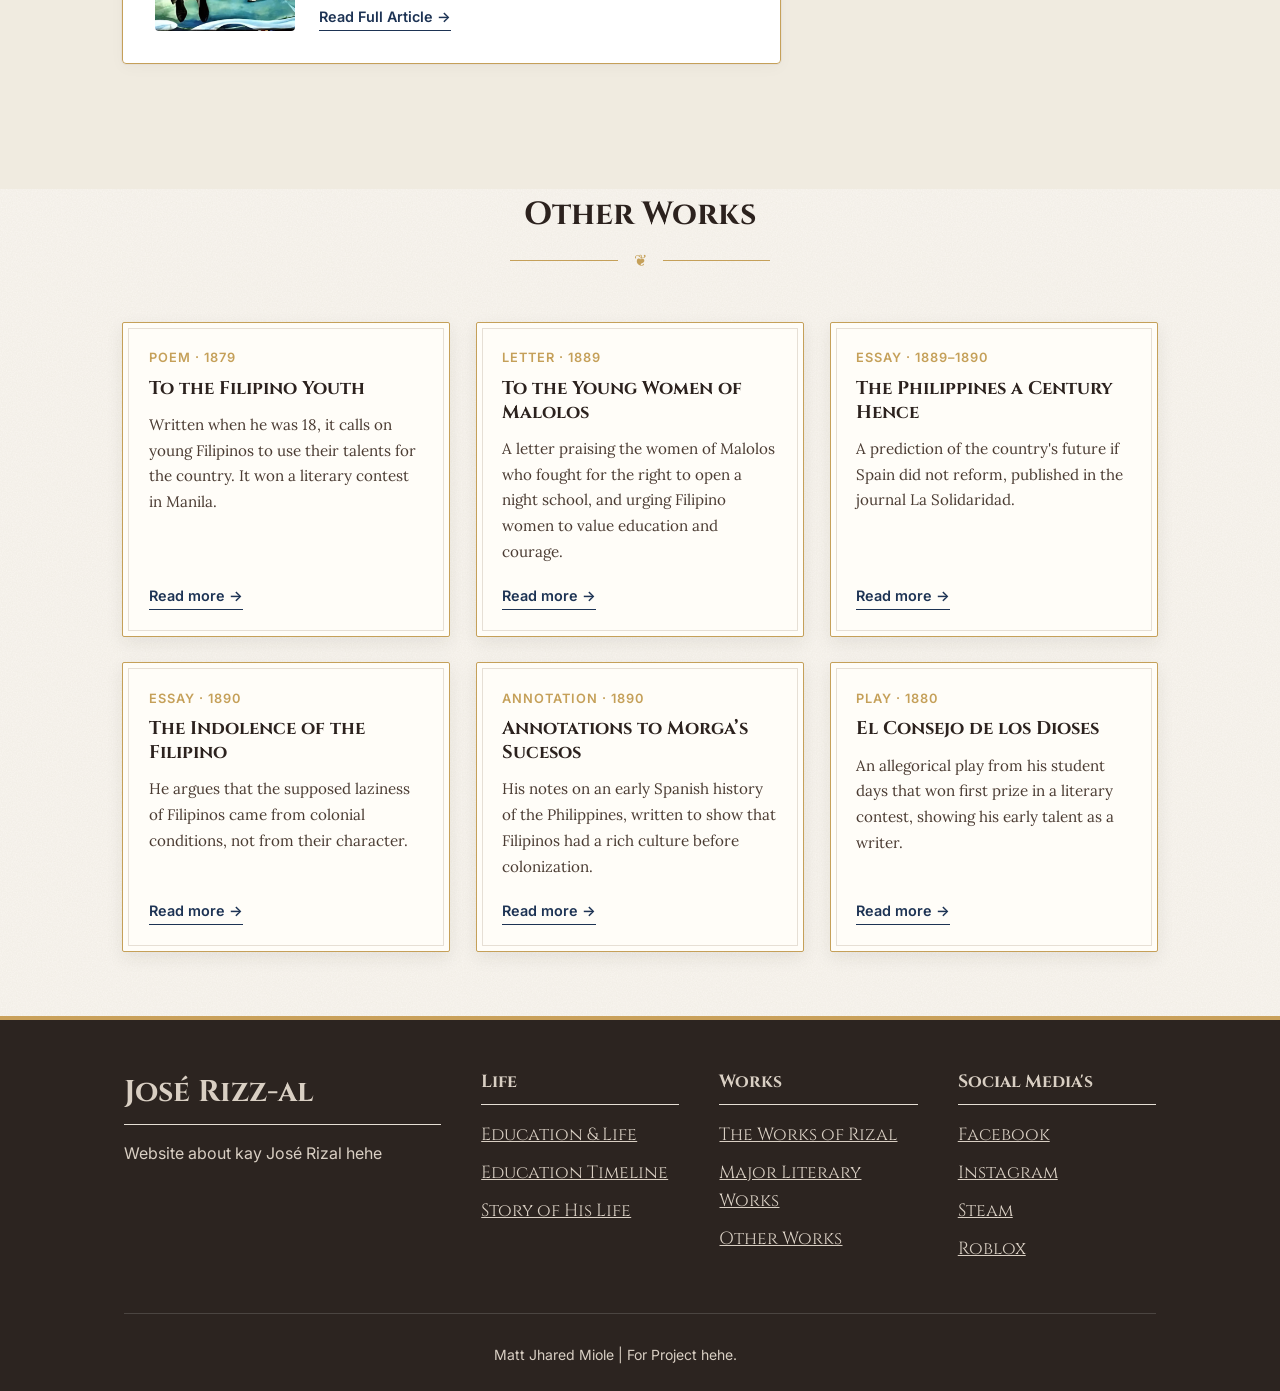
<file: Works.html>
<!DOCTYPE html>
<html lang="en">
<head>
    <meta charset="UTF-8">
    <meta name="viewport" content="width=device-width, initial-scale=1.0">
    <title>Life And Works of José Rizal</title>
    <link rel="icon" type="image/jpeg" href="/Images/Jose.png">

    <!-- LINKS -->
    <link rel="stylesheet" href="https://fonts.googleapis.com/css2?family=Cinzel:wght@600;700&family=Lora:ital,wght@0,400;0,600;1,400&family=Inter:wght@300;400;500&display=swap">
    <link rel="stylesheet" href="Body.css">
    <link rel="stylesheet" href="Home.css">
    <link rel="stylesheet" href="Footer.css">
    <link rel="stylesheet" href="life.css">
    <link rel="stylesheet" href="Works.css">
    <link rel="stylesheet" href="Info.css">

</head>
<body>

    <!-- sa taas bago mag hr -->
    <header>
        <div class="nav-cont">
            <a href="index.html" class="logo">
            <img src="/Images/rizz.jpg" alt="" class="logo-img">José Rizz-al</a>
            <ul class="nav-links">
                <li><a href="index.html">Home</a></li>
                <li><a href="Life.html">Education &amp; Life</a></li>
                <li><a href="Works.html" aria-current="page">Works</a></li>
                <li><a href="Info.html">Creator's Info</a></li>
            </ul>
        </div>
    </header>

    <section>
        <div class="inner">
            <img id="book" src="/Images/book-rizal.jpg" alt="Book" class="image-rizz-al">
            <div class="rizz-al-text">
                <h1>The Works of Rizal</h1>
                <p>A doctor by training and a writer by calling, Rizal turned his observations into stories that colonial authorities could not ignore. Browse his major novels, poems, and essays, with summaries of the plots, the historical background, and the lessons each one carries.</p>
            </div>
        </div>
    </section>
        <!-- THREE TABS N SECTION WITH IT -->

        <section class="baba">
        <h1 id="Major" class="major">Major Literary Works</h1>
        <div class="ornament" aria-hidden="true"><span>❦</span></div>

    <div class="main-cont">
    <main class="blog-posts">
    <article class="post-card post-card-image">
        <img src="/Images/Noli_Me_Tangere.jpg" alt="Noli Me Tángina" class="post-thumb">
        <div class="post-body">
            <div class="post-meta">Noli Me Tángere</div>
            <h2 class="post-title"><a href="https://en.wikipedia.org/wiki/Noli_Me_T%C3%A1ngere_(novel)">Rizal Exposes the Friars in a Novel</a></h2>
            <p class="post-excerpt">Rizal’s first novel, published in 1887. It follows Crisóstomo Ibarra, who returns from Europe and runs into the abuses of the Spanish friars and colonial officials.</p>
            <a href="https://en.wikipedia.org/wiki/Noli_Me_T%C3%A1ngere_(novel)" class="read-more">Read Full Article →</a>
        </div>
    </article>

    <article class="post-card post-card-image">
        <img src="/Images/El_Filibusterismo_facsimilie_cover.jpg" alt="El Filibusterismo" class="post-thumb">
        <div class="post-body">
        <div class="post-meta">El Filibusterismo</div>
            <h2 class="post-title"><a href="https://en.wikipedia.org/wiki/El_Filibusterismo">The Sequel Where Things Get Darker</a></h2>
            <p class="post-excerpt">The 1891 sequel. Ibarra returns in disguise as the jeweler Simoun, and the story turns from reform to revenge.</p>
            <a href="https://en.wikipedia.org/wiki/El_Filibusterismo" class="read-more">Read Full Article →</a>
        </div>
    </article>

    <article class="post-card post-card-image">
        <img src="/Images/Mi Último Adiós.jpg" alt="Mi Último Adiós" class="post-thumb">
        <div class="post-body">
        <div class="post-meta">Mi Último Adiós</div>
            <h2 class="post-title"><a href="https://en.wikipedia.org/wiki/Mi_Último_Adiós">The Farewell Poem Rizal Left Behind</a></h2>
            <p class="post-excerpt">The poem Rizal wrote the night before his execution on December 30, 1896. It’s his farewell to the country he loved.</p>
            <a href="https://en.wikipedia.org/wiki/Mi_Último_Adiós" class="read-more">Read Full Article →</a>
        </div>
    </article>
</main>
<aside class="sidebar">

    <div class="widget">
        <h3>Writing Timeline</h3>
        <ul class="mini-timeline">
            <li><b>1887</b> Noli Me Tángere, printed in Berlin</li>
            <li><b>1891</b> El Filibusterismo, printed in Ghent</li>
            <li><b>1896</b> Mi Último Adiós, written before his execution</li>
        </ul>
    </div>

    <div class="widget">
        <h3>Key Characters</h3>
        <ul class="three">
            <li><b>Crisóstomo Ibarra:</b> the idealist who returns from Europe</li>
            <li><b>María Clara:</b> Ibarra's beloved</li>
            <li><b>Elías:</b> the fugitive who helps Ibarra</li>
            <li><b>Simoun:</b> Ibarra in disguise in the sequel</li>
            <li><b>Basilio:</b> the student whose story ties both novels together</li>
        </ul>
    </div>

    <div class="widget fact-widget">
        <h3>Did You Know?</h3>
        <p>“Noli me tangere” is Latin for “touch me not.” Rizal took the phrase from the Gospel of John, and used it to describe a society's wounds that no one dared to touch.</p>
    </div>
    <div class="other-works" id="other-works">
</div>
</aside>
</div>
    </section>

    <div class="other-works" id="Other-Works">
<h2 class="other-title">Other Works</h2>
<div class="ornament" aria-hidden="true"><span>❦</span></div>

<div class="other-grid">

    <article class="mini-card">
    <span class="mini-type">Poem · 1879</span>
    <h3>To the Filipino Youth</h3>
    <p>Written when he was 18, it calls on young Filipinos to use their talents for the country. It won a literary contest in Manila.</p>
    <a href="https://allpoetry.com/To-the-Philippine-Youth-" class="read-more">Read more →</a>
    </article>

    <article class="mini-card">
    <span class="mini-type">Letter · 1889</span>
    <h3>To the Young Women of Malolos</h3>
    <p>A letter praising the women of Malolos who fought for the right to open a night school, and urging Filipino women to value education and courage.</p>
    <a href="https://www.oocities.org/mcc_joserizal/work_malolos.html" class="read-more">Read more →</a>
    </article>

    <article class="mini-card">
    <span class="mini-type">Essay · 1889–1890</span>
    <h3>The Philippines a Century Hence</h3>
    <p>A prediction of the country's future if Spain did not reform, published in the journal La Solidaridad.</p>
    <a href="https://www.gutenberg.org/files/35899/35899-h/35899-h.htm" class="read-more">Read more →</a>
    </article>

    <article class="mini-card">
    <span class="mini-type">Essay · 1890</span>
    <h3>The Indolence of the Filipino</h3>
    <p>He argues that the supposed laziness of Filipinos came from colonial conditions, not from their character.</p>
    <a href="https://www.gutenberg.org/ebooks/6885" class="read-more">Read more →</a>
    </article>

    <article class="mini-card">
    <span class="mini-type">Annotation · 1890</span>
    <h3>Annotations to Morga’s Sucesos</h3>
    <p>His notes on an early Spanish history of the Philippines, written to show that Filipinos had a rich culture before colonization.</p>
    <a href="https://sirmykel.wordpress.com/wp-content/uploads/2016/07/jose-rizal-annotations-to-morgas-sucesos.pdf" class="read-more">Read more →</a>
    </article>

    <article class="mini-card">
    <span class="mini-type">Play · 1880</span>
    <h3>El Consejo de los Dioses</h3>
    <p>An allegorical play from his student days that won first prize in a literary contest, showing his early talent as a writer.</p>
    <a href="https://en.wikipedia.org/wiki/El_Consejo_de_los_Dioses" class="read-more">Read more →</a>
    </article>

</div>
</div>
<footer class="footer">
    <div class="footer-2">
    <div class="feet">
    <h1 class="jose-feet">José Rizz-al</h1>
    <p>Website about kay José Rizal hehe</p>
    </div>

    <nav class="feets" aria-label="Life">
    <h3 class="feets-h3">Life</h3>
    <a class="foot-text" href="Life.html"><ins>Education &amp; Life</ins></a>
    <a class="foot-text" href="Life.html#education"><ins>Education Timeline</ins></a>
    <a class="foot-text" href="Life.html#Story"><ins>Story of His Life</ins></a>
    </nav>

    <nav class="feets" aria-label="Works">
    <h3 class="feets-h3">Works</h3>
    <a class="foot-text" href="Works.html"><ins>The Works of Rizal</ins></a>
    <a class="foot-text" href="Works.html#Major"><ins>Major Literary Works</ins></a>
    <a class="foot-text" href="Works.html#Other-Works"><ins>Other Works</ins></a>
    </nav>

    <nav class="feets" aria-label="Legacy">
    <h3 class="feets-h3">Social Media's</h3>
    <a class="foot-text" href="https://www.facebook.com/profile.php?id=61595543087887"><ins>Facebook</ins></a>
    <a class="foot-text" href="https://www.instagram.com/mattojheredo/"><ins>Instagram</ins></a>
    <a class="foot-text" href="https://steamcommunity.com/profiles/76561198872829556/"><ins>Steam</ins></a>
    <a class="foot-text" href="https://www.roblox.com/users/119009654/profile"><ins>Roblox</ins></a>
    </nav>
</div>

<div class="baba-foot">
    <p>Matt Jhared Miole | For Project hehe.</p>
</div>
</footer>
</body>
</html>
</file>
<file: Body.css>
:root {
        --bg-parchment: #F9F6F0;
        --text-sepia: #2C221E;
        --accent-gold: #C5A059;
        --accent-blue: #1D3354;
        --card-bg: #FFFFFF;
        --border-subtle: #E6DFD5;
            --paper-aged: #efe6d2;
            --ink-faded: #5a4a3c;
            --bg-parchment-dark: #f0e9dc;
    }

    * {
        box-sizing: border-box;
        margin: 0;
        padding: 0;
    }

    body {
        background-color: var(--bg-parchment);
        color: var(--text-sepia);
        font-family: 'Inter', sans-serif;
        line-height: 1.6;
        background-color: var(--bg-parchment);
        background-image: url("data:image/svg+xml;utf8,<svg xmlns='http://www.w3.org/2000/svg' width='200' height='200'><filter id='n'><feTurbulence type='fractalNoise' baseFrequency='0.8' numOctaves='3' stitchTiles='stitch'/><feColorMatrix values='0 0 0 0 0.35  0 0 0 0 0.25  0 0 0 0 0.15  0 0 0 0.09 0'/></filter><rect width='100%' height='100%' filter='url(%23n)'/></svg>");
    }

    header {
        border-bottom: 2px solid var(--accent-gold);
        background-color: var(--bg-parchment);
        position: sticky;
        top: 0;
        z-index: 100;
    }
</file>
<file: Home.css>
.nav-cont {
        max-width: 1100px;
        margin: 0 auto;
        padding: 1.5rem 2rem;
        display: flex;
        justify-content: space-between;
        align-items: center;
    }

    .logo {
        font-family: 'Cinzel', serif;
        font-size: 1.5rem;
        font-weight: 700;
        color: var(--text-sepia);
        letter-spacing: 1px;
        text-decoration: none;
        display: inline-flex;
        align-items: center;
        gap: 0.7rem;
    }

    .logo-img {
    width: 40px;
    height: 40px;
    border-radius: 50%;
    object-fit: cover;
    object-position: top;
    border: 2px solid var(--accent-gold);
    }

    .nav-links {
        display: flex;
        gap: 2rem;
        list-style: none;
    }

    .nav-links a {
        text-decoration: none;
        color: var(--text-sepia);
        font-weight: 500;
        font-size: 0.95rem;
        transition: color 0.2s;
        border-radius: 999px;
        border-bottom: 2px solid transparent;
        transition: background 0.2s, color 0.2s, border-color 0.2s;
        display:block;
        padding: 0.5rem 1rem;

    }

    .nav-links a:hover {
        color: var(--accent-gold);
    }

    .nav-links a[aria-current="page"] {
    background: #2F5D62;
    color: #F9F6F0;
    border-bottom-color: var(--accent-gold);
    }

    .nav-links a[aria-current="page"]:hover {
    color: var(--bg-parchment);
    }

    .Jose-RIzal {
        max-width: 900px;
        margin: 4rem auto;
        text-align: center;
        padding: 0 2rem;
    }

    .Jose-RIzal h1 {
        font-family: 'Cinzel', serif;
        font-size: 3rem;
        margin-bottom: 1rem;
        color: var(--text-sepia);
    }

    .Jose-RIzal p {
        font-family: 'Lora', serif;
        font-style: italic;
        font-size: 1.25rem;
        color: #5A4A42;
        max-width: 700px;
        margin: 0 auto 2rem auto;
    }

    .handsome {
        display: block;
        width: 200px;
        aspect-ratio: 1 / 1;
        object-fit: cover;
        object-position: top;
        border-radius: 60%;
        border: 3px solid var(--accent-gold);
        margin: 0 auto;
        margin-bottom: 30px;
    }
    .Jose-RIzal desc {
        font-family: 'Inter', sans-serif;
        font-style: normal;
        font-size: 1rem;
        color: #4A3B32;
        max-width: 600px;
        margin: 2rem auto 0 auto;
        line-height: 1.8;
    }

    .main-cont {
        max-width: 1100px;
        margin: 0 auto 4rem auto;
        padding: 0 2rem;
        display: grid;
        grid-template-columns: 2fr 1fr;
        gap: 3rem;
        align-items: start;
        
    }

    @media (max-width: 768px) {
        .main-cont { grid-template-columns: 1fr; }
    }

    .blog-posts {
        display: flex;
        flex-direction: column;
        gap: 2.5rem;
    }

    .post-card {
        background: var(--card-bg);
        padding: 2rem;
        border-radius: 4px;
        box-shadow: 0 4px 15px rgba(44, 34, 30, 0.03);
        transition: transform 0.2s;
        border: 1px solid var(--accent-gold);
    outline: 1px solid var(--border-subtle);
    }

    .post-card:hover {
        transform: translateY(-3px);
    }

    .post-card-image {
        display: flex;
        gap: 1.5rem;
        align-items: stretch;
    }

    .post-thumb {
        width: 140px;
        aspect-ratio: 2 / 3;
        object-fit: cover;
        border-radius: 4px;
        flex-shrink: 0;
        background: var(--border-subtle);
    }

        .post-body {
        flex: 1;
        display: flex;
        flex-direction: column;
        align-items: flex-start;
        }

    .post-body .read-more {
        margin-top: auto;
    }

    @media (max-width: 600px) {
        .post-card-image {
        flex-direction: column;
    }

    .post-thumb {
        width: 100%;
        aspect-ratio: 16 / 9;
        }
    }

    .post-meta {
        font-size: 0.85rem;
        text-transform: uppercase;
        letter-spacing: 1px;
        color: var(--accent-gold);
        margin-bottom: 0.5rem;
        font-weight: 600;
    }

    .post-title {
        font-family: 'Cinzel', serif;
        font-size: 1.6rem;
        margin-bottom: 1rem;
        line-height: 1.3;
    }

    .post-title a {
        text-decoration: none;
        color: var(--text-sepia);
    }

    .post-title a:hover {
        color: var(--accent-blue);
    }

    .post-excerpt {
        font-family: 'Lora', serif;
        color: #4A3B32;
        margin-bottom: 1.5rem;
    }

    .read-more {
        text-decoration: none;
        font-weight: 600;
        font-size: 0.9rem;
        color: var(--accent-blue);
        border-bottom: 1px solid var(--accent-blue);
        padding-bottom: 2px;
    }

    .sidebar {
        display: flex;
        flex-direction: column;
        gap: 2rem;
    }

    .widget,
    .trio-trio-tro {
        background: var(--card-bg);
        border: 1px solid var(--border-subtle);
        padding: 1.5rem;
        border-radius: 4px;
    }

    .widget h3,
    .trio-trio-tro h3 {
        font-family: 'Cinzel', serif;
        font-size: 1.1rem;
        margin-bottom: 1rem;
        border-bottom: 1px solid var(--border-subtle);
        padding-bottom: 0.5rem;
    }

    .timeline-slider {
        width: 100%;
        margin: 1rem 0;
        accent-color: var(--accent-gold);
    }

    .timeline-year {
        font-family: 'Cinzel', serif;
        font-weight: bold;
        font-size: 1.2rem;
        color: var(--accent-gold);
        margin-bottom: 0.5rem;
    }

    .timeline-desc {
        font-size: 0.95rem;
        color: #4A3B32;
        min-height: 60px;
    }

    .timeline-ni-rizz-al {
        font-size: 0.85rem;
        color: #666;
        margin-bottom: 0.5rem;
    }

    .three {
        font-size: 0.85rem;
        color: #2C221E;
        margin-bottom: 0.5rem;
        padding-left: 1.2rem;
    }

    .three li {
        margin-bottom: 0.4rem;
    }

    .more-works-rizz-al {
        text-decoration: none;
        color: var(--accent-blue);
        transition: color 0.2s;
    }

    .more-works-rizz-al:hover {
        color: var(--accent-gold);
    }

    .major {
        text-align: center;
        font-family: 'Cinzel', serif;
        font-size: 2rem;
        color: var(--text-sepia);
        margin-bottom: 0.5rem;
    }

    .baba {
        background: linear-gradient(to bottom, #f5f1ea 0%, #f0ebe0 120px);
        border-top: none;
        padding: 4rem 0 2rem;
        }

    .ornament {
        display: flex;
        align-items: center;
        gap: 16px;
        max-width: 260px;
        margin: 0 auto 3rem;
        color: var(--accent-gold);
    }

    .ornament::before,
    .ornament::after {
        content: "";
        flex: 1;
        height: 1px;
        background: var(--accent-gold);
    }

    .major2 {
        text-align: center;
        font-family: 'Cinzel', serif;
        font-size: 2rem;
        color: var(--text-sepia);
        margin-bottom: 0.5rem;
        margin-top: 4rem;
    }

    .ornament2 {
        display: flex;
        align-items: center;
        gap: 16px;
        max-width: 260px;
        margin: 0 auto 3rem;
        color: var(--accent-gold);
    }

    .ornament2::before,
    .ornament2::after {
        content: "";
        flex: 1;
        height: 1px;
        background: var(--accent-gold);
    }


/* EXPLORE THE BLOG CARDS */

.hub {
    display: flex;
    flex-direction: column;
    gap: 1.5rem;
}

.hub-card {
    display: flex;
    flex-direction: column;
    text-decoration: none;
    color: var(--text-sepia);
    background: var(--card-bg);
    border-radius: 4px;
    padding: 2rem;
    box-shadow: 0 4px 12px rgba(44, 34, 30, 0.05);
    transition: transform 0.2s, box-shadow 0.2s;
    border: 1px solid var(--accent-gold);
    outline: 1px solid var(--border-subtle);
}

.hub-card:hover {
    transform: translateY(-4px);
    box-shadow: 0 8px 20px rgba(44, 34, 30, 0.12);
}

.hub-label {
    font-size: 0.8rem;
    text-transform: uppercase;
    letter-spacing: 2px;
    font-weight: 600;
    color: var(--accent-gold);
    margin-bottom: 0.7rem;
}

.hub-card h2 {
    font-family: 'Cinzel', serif;
    font-size: 1.4rem;
    color: var(--text-sepia);
    margin-bottom: 0.8rem;
}

.hub-card p {
    font-family: 'Lora', serif;
    font-size: 0.95rem;
    line-height: 1.7;
    color: #4A3B32;
    margin-bottom: 1.2rem;
}

.hub-card .read-more {
    align-self: flex-start;
    margin-top: auto;
}

.hub-card:hover .read-more {
    color: var(--accent-gold);
    border-color: var(--accent-gold);
}
</file>
<file: Footer.css>
.footer {
        background: #2c2420;
        color: #d9cfc3;
        border-top: 4px solid #c9a05a;
        margin-top: 64px;
        padding: 48px 24px 24px;
    }

    .footer-2 {
        max-width: 1032px;
        margin: 0 auto;
        display: grid;
        grid-template-columns: 1.6fr 1fr 1fr 1fr;
        gap: 40px;
    }

    .feet h3 {
        color: #fff;
        font-size: 26px;
        margin: 0 0 12px;
    }

    .feet p {
        margin: 0 0 12px;
        line-height: 1.6;
    }

    .feets h4 {
        color: #fff;
        font-size: 16px;
        margin: 0 0 14px;
    }

    .feets a,
    .feet a {
        display: block;
        color: #d9cfc3;
        text-decoration: none;
        margin-bottom: 10px;
    }

    .feet a {
        display: inline;
        border-bottom: 1px solid #c9a05a;
    }

    .feets a:hover,
    .feet a:hover {
        color: #c9a05a;
    }

    .baba-foot {
        max-width: 1032px;
        margin: 40px auto 0;
        padding-top: 20px;
        border-top: 1px solid rgba(255, 255, 255, 0.15);
        font-size: 14px;
    }

    .baba-foot p {
        margin: 10px 0 0;
        margin-left: 370px;
        
    }

    @media (
        max-width: 760px
    ) {

    .footer2 {
        grid-template-columns: 1fr 1fr;
    }
    .feet    {
        grid-column: 1 / -1;
    }   }

    .jose-feet {
        font-family: 'Cinzel', serif;
        font-size: 30px;
        margin-bottom: 1rem;
        border-bottom: 1px solid var(--border-subtle);
        padding-bottom: 0.5rem;
    }

    .feets-h3 {
        font-family: 'Cinzel', serif;
        font-size: 1.1rem;
        margin-bottom: 1rem;
        border-bottom: 1px solid var(--border-subtle);
        padding-bottom: 0.5rem;
    }

    .foot-text{
        font-family: 'Cinzel', serif;
        font-size: 1.1rem;
    }
</file>
<file: life.css>
.inner {
        max-width: 1100px;
        margin: 30px auto 0;
        display: grid;
        align-items: center;
        justify-content: space-between;
        gap: 3rem;
        grid-template-columns: 300px 1fr;
        background:
        linear-gradient(to bottom, #eed5a9 0%, #f0e9d9 120px);
    }
    
    .rizz-al-text {
        max-width: 620px;
    }
    .rizz-al-text h1 {
        font-family: 'Playfair Display', 'Lora', serif;
        font-size: clamp(2.4rem, 5vw, 4rem);
        line-height: 1.05;
        margin-bottom: 1.2rem;
        color: var(--text-sepia);
    }

    .rizz-al-text p {
        font-family: 'Inter', sans-serif;
        line-height: 1.8;
        color: #5A4A42;font-family: 'Lora', serif;
        font-style: italic;
        font-size: 1.25rem;
        color: #5A4A42;
        max-width: 700px;
        margin: 0 auto 2rem auto;
    }

    .image-rizz-al {
        width: 300px;
        aspect-ratio: 4 / 5;
        object-fit: cover;
        border-radius: 14px;
        flex-shrink: 0;
        border: 3px solid var(--accent-gold);
        box-shadow: 0 14px 30px rgba(44, 34, 30, 0.28);
    }

    @media (max-width: 800px) {
    .inner {
        grid-template-columns: 1fr;
        text-align: center;
    }
    .image-rizz-al{
        width: 220px;
        margin: 0 auto;
    }
    }
    
    /* TIMELINE!!! */

    .timeline {
        width: min(820px, calc(100% - 32px));
        margin: 56px auto;
        padding: 48px 40px 32px;
        background: #fffdf8;
        border: 1px solid #c9a05a;
        outline: 1px solid #e6dfd3;
        outline-offset: -9px;
        border-radius: 4px;
        box-shadow: 0 12px 34px rgba(44, 36, 32, 0.12);
        text-align: center;
    }

    .timeline > h2 {
        font-family: 'Cinzel', serif;
        font-size: 1.9rem;
        letter-spacing: 0.04em;
        color: #2c2420;
        margin: 0 0 36px;
    }

    .timeline > h2::after {
        content: "";
        display: block;
        width: 70px;
        height: 2px;
        background: #c9a05a;
        margin: 14px auto 0;
    }

    .slide {
        transition: opacity 0.3s ease, transform 0.3s ease;
    }

    .slide.fade {
        opacity: 0;
        transform: translateY(8px);
    }

    .photo {
        max-width: 560px;
        margin: 0 auto 26px;
        padding: 10px;
        background: #fff;
        border: 1px solid #e6dfd3;
        box-shadow: 0 8px 22px rgba(44, 36, 32, 0.18);
    }

    .photo img {
        display: block;
        width: 100%;
        height: 320px;
        object-fit: cover;
        filter: sepia(0.35) contrast(1.05);
        background: #efe9dc;
    }

    .years {
        display: flex;
        align-items: center;
        justify-content: center;
        gap: 14px;
        margin: 0 0 10px;
        color: #c9a05a;
        font-size: 14px;
        font-weight: 600;
        letter-spacing: 0.16em;
        text-transform: uppercase;
    }

    .slide h3 {
        margin: 0 0 12px;
        font-size: 26px;
        color: #2c2420;
    }

    .desc {
        max-width: 560px;
        margin: 0 auto 32px;
        font-family: 'Lora', serif;
        font-size: 1.05rem;
        line-height: 1.7;
        color: #4a403a;
    }

    .controls {
        display: flex;
        align-items: center;
        gap: 14px;
        padding-top: 22px;
        
    }

    .controls > button {
        flex: none;
        width: 44px;
        height: 44px;
        border-radius: 50%;
        border: 1px solid #c9a05a;
        background: #fff;
        color: #2c2420;
        font-size: 18px;
        cursor: pointer;
        transition: background 0.2s, color 0.2s;
    }

    .controls > button:hover:not(:disabled) {
        background: #c9a05a;
        color: #fff;
    }

    .controls > button:disabled {
        opacity: 0.35;
        cursor: default;
    }

    .steps {
        position: relative;
        flex: 1;
        display: flex;
    }

    .steps::before {
        content: "";
        position: absolute;
        top: 7px;
        left: calc(50% / var(--n, 4));
        right: calc(50% / var(--n, 4));
        height: 2px;
        background: #e6dfd3;
    }

    .step {
        flex: 1;
        position: relative;
        background: none;
        border: 0;
        padding: 0;
        cursor: pointer;
        font: inherit;
        font-size: 13px;
        color: #7a6f66;
    }

    .step::before {
        content: "";
        display: block;
        position: relative;
        z-index: 1;
        width: 16px;
        height: 16px;
        margin: 0 auto 8px;
        border-radius: 50%;
        background: #fff;
        border: 2px solid #c9a05a;
    }
    .step.linked::after {
        content: "";
        position: absolute;
        top: 6.5px;
        left: -50%;
        width: 100%;
        height: 3px;
        background: #c9a05a;
    }

    .step.active {
        color: #2c2420;
        font-weight: 600;
    }

    .step.active::before {
        background: #c9a05a;
    }

    .count {
        margin: 22px 0 0;
        font-size: 13px;
        color: #7a6f66;
    }

    button:focus-visible {
        outline: 3px solid #c9a05a;
        outline-offset: 3px;
    }

    @media (max-width: 600px) {
        .timeline { margin: 32px 16px;
            padding: 28px 18px 22px;
        }
        .photo img { height:
            220px; }
        .step span { display: none;
        }
    }

    .timeline .slide h2,
    .timeline .slide h3 {
        font-family: 'Cinzel', serif;
        font-size: 1.65rem;
        line-height: 1.25;
        color: #2c2420;
        margin: 0 0 14px;
    }

    .life-line { padding: 3rem 1.5rem 5rem; }

.vtl {
    --p: 0%;
    position: relative;
    list-style: none;
    max-width: 920px;
    margin: 0 auto;
    padding: 20px 0;
}


.vtl::before {
    content: "";
    position: absolute;
    left: 50%;
    top: 0;
    bottom: 0;
    width: 2px;
    background: var(--border-subtle);
    transform: translateX(-50%);
}

.vtl::after {
    content: "";
    position: absolute;
    left: 50%;
    top: 0;
    height: var(--p);
    width: 3px;
    background: var(--accent-gold);
    transform: translateX(-50%);
}

.vtl-item {
    position: relative;
    width: 50%;
    padding: 0 52px 52px 0;
    text-align: right;
    opacity: 0;
    transform: translateY(26px);
    transition: opacity 0.6s ease, transform 0.6s ease;
}

.vtl-item:nth-child(even) {
    margin-left: 50%;
    padding: 0 0 52px 52px;
    text-align: left;
}

.vtl-item.show { opacity: 1; transform: none; }

.vtl-item::before {
    content: "";
    position: absolute;
    top: 14px;
    right: -10px;
    width: 20px;
    height: 20px;
    border-radius: 50%;
    background: #fffdf8;
    border: 3px solid var(--accent-gold);
    z-index: 2;
}
.vtl-item:nth-child(even)::before { right: auto; left: -10px; }

.vtl-year {
    display: inline-block;
    font-family: 'Cinzel', serif;
    font-size: 1.5rem;
    font-weight: 700;
    color: var(--accent-gold);
    margin-bottom: 0.6rem;
}

.vtl-card {
    background: #fffdf8;
    border: 1px solid var(--accent-gold);
    outline: 1px solid var(--border-subtle);
    outline-offset: -7px;
    border-radius: 2px;
    padding: 1.4rem 1.6rem;
    box-shadow: 0 6px 18px rgba(44, 34, 30, 0.08);
}

.vtl-card h3 {
    font-family: 'Cinzel', serif;
    font-size: 1.2rem;
    color: var(--text-sepia);
    margin-bottom: 0.5rem;
}

.vtl-card p {
    font-family: 'Lora', serif;
    line-height: 1.7;
    color: #4A3B32;
}

@media (max-width: 700px) {
    .vtl::before, .vtl::after { left: 14px; }
    .vtl-item,
    .vtl-item:nth-child(even) {
        width: 100%;
        margin-left: 0;
        padding: 0 0 40px 48px;
        text-align: left;
    }
    .vtl-item::before,
    .vtl-item:nth-child(even)::before { left: 4px; right: auto; }
}

@media (prefers-reduced-motion: reduce) {
    .vtl-item { opacity: 1; transform: none; transition: none; }
}
</file>
<file: Works.css>
.sidebar {
    position: sticky;
    top: 110px;
}

.mini-timeline {
    list-style: none;
    border-left: 2px solid var(--accent-gold);
    padding-left: 1rem;
}

.mini-timeline li {
    position: relative;
    margin-bottom: 1rem;
    font-size: 0.95rem;
    line-height: 1.5;
    color: #4A3B32;
}

.mini-timeline li::before {
    content: "";
    position: absolute;
    left: -1.5rem;
    top: 0.4rem;
    width: 10px;
    height: 10px;
    border-radius: 50%;
    background: var(--accent-gold);
}

.mini-timeline b {
    display: block;
    font-family: 'Cinzel', serif;
    color: var(--accent-gold);
}

.fact-widget p {
    font-family: 'Lora', serif;
    font-style: italic;
    line-height: 1.7;
    color: #4A3B32;
}

@media (max-width: 768px) {
    .sidebar { position: static; }
}

.other-works {
    max-width: 1100px;
    margin: 0 auto 4rem;
    padding: 0 2rem;
}

.other-title {
    text-align: center;
    font-family: 'Cinzel', serif;
    font-size: 2rem;
    color: var(--text-sepia);
    margin-bottom: 0.5rem;
}

.other-grid {
    display: grid;
    grid-template-columns: repeat(3, 1fr);
    gap: 1.6rem;
}

.mini-card {
    display: flex;
    flex-direction: column;
    background: #fffdf8;
    border: 1px solid var(--accent-gold);
    outline: 1px solid var(--border-subtle);
    outline-offset: -7px;
    border-radius: 2px;
    padding: 1.6rem;
    box-shadow: 0 6px 18px rgba(44, 34, 30, 0.08);
    transition: transform 0.2s, box-shadow 0.2s;
}

.mini-card:hover {
    transform: translateY(-4px);
    box-shadow: 0 10px 24px rgba(44, 34, 30, 0.14);
}

.mini-type {
    font-size: 0.8rem;
    text-transform: uppercase;
    letter-spacing: 1px;
    font-weight: 600;
    color: var(--accent-gold);
    margin-bottom: 0.5rem;
}

.mini-card h3 {
    font-family: 'Cinzel', serif;
    font-size: 1.15rem;
    line-height: 1.3;
    color: var(--text-sepia);
    margin-bottom: 0.7rem;
}

.mini-card p {
    font-family: 'Lora', serif;
    font-size: 0.95rem;
    line-height: 1.7;
    color: #4A3B32;
    margin-bottom: 1.2rem;
}

.mini-card .read-more {
    margin-top: auto;
    align-self: flex-start;
}

@media (max-width: 900px) {
    .other-grid { grid-template-columns: repeat(2, 1fr); }
}
@media (max-width: 600px) {
    .other-grid { grid-template-columns: 1fr; }
}
</file>
<file: Info.css>
.dev-main {
    max-width: 1000px;
    margin: 0 auto;
    padding: 4rem 2rem 5rem;
    display: grid;
    grid-template-columns: 1fr 340px;
    gap: 4rem;
    align-items: start;
}

.dev-text h1 {
    font-family: 'Cinzel', serif;
    font-size: clamp(1.8rem, 4vw, 2.6rem);
    line-height: 1.2;
    color: var(--text-sepia);
    margin-bottom: 1.4rem;
}

.dev-text p {
    font-family: 'Lora', serif;
    font-size: 1.05rem;
    line-height: 1.85;
    color: #4A3B32;
    margin-bottom: 1.1rem;
}

.dev-tools {
    padding-left: 1rem;
    border-left: 3px solid var(--accent-gold);
}

.dev-links {
    display: flex;
    gap: 0.8rem;
    flex-wrap: wrap;
    margin-top: 1.8rem;
}

.dev-btn {
    text-decoration: none;
    font-family: 'Cinzel', serif;
    letter-spacing: 0.06em;
    color: var(--text-sepia);
    border: 1px solid var(--accent-gold);
    padding: 0.55rem 1.3rem;
    border-radius: 2px;
    transition: background 0.2s, color 0.2s;
}

.dev-btn:hover {
    background: var(--accent-gold);
    color: #2C221E;
}

.dev-tall {
    width: 100%;
    aspect-ratio: 3 / 4;
    object-fit: cover;
    border: 4px solid var(--accent-gold);
    outline: 1px solid var(--border-subtle);
    outline-offset: 6px;
    border-radius: 2px;
    box-shadow: 0 14px 30px rgba(44, 34, 30, 0.25);
    filter: sepia(0.25);
    background: #e6dfd5;
}

@media (max-width: 800px) {
    .dev-banner-inner {
        flex-direction: column;
        text-align: center;
    }
    .dev-banner-title::after { margin-left: auto; margin-right: auto; }

    .dev-main {
        grid-template-columns: 1fr;
        gap: 2.5rem;
    }
    .GOAT {
        max-width: 320px;
        margin: 0 auto;
    }
}

    #nagtype::after {
    content: "";
    display: inline-block;
    width: 3px;
    height: 0.9em;
    margin-left: 6px;
    background: var(--accent-gold);
    vertical-align: -0.1em;
    animation: blink 0.8s steps(1) infinite;
    }

    @keyframes blink {
        50% { opacity: 0; }
    }

    @media (prefers-reduced-motion: reduce) {
    #nagtype::after { animation: none; }
    }

    .reflection {
    background:
        radial-gradient(circle at 50% 0%, rgba(197, 160, 89, 0.14), transparent 60%),
        linear-gradient(to bottom, #f1ebdd, #ebe2cf);
    border-top: 4px solid var(--accent-gold);
    padding: 5rem 1.5rem 6rem;
    scroll-margin-top: 90px;
}

.reflection-page {
    max-width: 860px;
    margin: 0 auto;
    padding: 4rem 4.5rem 4.5rem;
    background: #fffdf8;
    border: 1px solid var(--accent-gold);
    outline: 1px solid var(--border-subtle);
    outline-offset: -12px;                  /* thin inner frame, like a printed page */
    box-shadow: 0 20px 50px rgba(44, 34, 30, 0.18);
}

.reflection-label {
    text-align: center;
    font-size: 0.85rem;
    text-transform: uppercase;
    letter-spacing: 3px;
    font-weight: 600;
    color: var(--accent-gold);
    margin-bottom: 0.6rem;
}

.reflection-title {
    text-align: center;
    font-family: 'Cinzel', serif;
    font-size: clamp(2.2rem, 6vw, 3.6rem);
    line-height: 1.1;
    color: var(--text-sepia);
    margin-bottom: 0.6rem;
}

.reflection-page .ornament { margin-bottom: 2.6rem; }

.reflection-page p {
    font-family: 'Lora', serif;
    font-size: 1.15rem;
    line-height: 2;
    color: #4A3B32;
    margin-bottom: 1.6rem;
}


.reflection-quote {
    margin: 2.6rem 0;
    padding: 1.6rem 0;
    text-align: center;
    font-family: 'Cinzel', serif;
    font-size: clamp(1.3rem, 3vw, 1.8rem);
    line-height: 1.5;
    color: var(--accent-blue);
    border-top: 1px solid var(--accent-gold);
    border-bottom: 1px solid var(--accent-gold);
}

.reflection-sign {
    margin-top: 3rem;
    text-align: right;
}

.sign-line {
    display: inline-block;
    width: 180px;
    height: 1px;
    background: var(--accent-gold);
}

.reflection-sign p {
    font-family: 'Cinzel', serif;
    font-size: 1.15rem;
    letter-spacing: 0.06em;
    color: var(--text-sepia);
    margin: 0.5rem 0 0;
}

@media (max-width: 700px) {
    .reflection-page { padding: 2.6rem 1.6rem 3rem; }
    .reflection-page p { line-height: 1.85; font-size: 1.05rem; }
    .reflection-page .drop::first-letter { font-size: 3.8rem; }
}

.build {
    max-width: 1100px;
    margin: 0 auto;
    padding: 2rem 2rem 5rem;
}

.build-grid {
    display: grid;
    grid-template-columns: 1.5fr 1fr;
    gap: 2rem;
    align-items: stretch;
}

/* big box on the left */
.build-main {
    display: flex;
    flex-direction: column;
    background: #fffdf8;
    border: 1px solid var(--accent-gold);
    outline: 1px solid var(--border-subtle);
    outline-offset: -8px;
    border-radius: 2px;
    padding: 1.8rem;
    box-shadow: 0 8px 22px rgba(44, 34, 30, 0.1);
}

.build-title {
    font-family: 'Cinzel', serif;
    font-size: clamp(1.6rem, 3.5vw, 2.2rem);
    color: var(--text-sepia);
    margin-bottom: 1.2rem;
}

.build-img {
    flex: 1;                     /* fills the rest of the box */
    width: 100%;
    min-height: 260px;
    object-fit: cover;
    border: 1px solid var(--border-subtle);
    border-radius: 2px;
    filter: sepia(0.2);
    background: #e6dfd5;
}

/* three boxes on the right, short / tall / short like your sketch */
.build-side {
    display: flex;
    flex-direction: column;
    justify-content: space-between;
    gap: 1.2rem;
}

.build-box {
    background: #fffdf8;
    border: 1px solid var(--accent-gold);
    border-left: 5px solid var(--accent-gold);
    border-radius: 2px;
    padding: 1.4rem 1.6rem;
    box-shadow: 0 6px 16px rgba(44, 34, 30, 0.08);
    transition: transform 0.2s, box-shadow 0.2s;
}

.build-box:hover {
    transform: translateX(4px);
    box-shadow: 0 10px 22px rgba(44, 34, 30, 0.14);
}

.build-box h3 {
    font-family: 'Cinzel', serif;
    font-size: 1.3rem;
    color: var(--text-sepia);
    margin-bottom: 0.5rem;
}

.build-box p {
    font-family: 'Lora', serif;
    line-height: 1.7;
    color: #4A3B32;
}

@media (max-width: 800px) {
    .build-grid { grid-template-columns: 1fr; }
    .build-side { grid-template-rows: none; }
}

.skill { flex: 1; }

.skill-top {
    display: flex;
    justify-content: space-between;
    align-items: baseline;
    margin-bottom: 0.7rem;
}

.skill-top h3 { margin: 0; }

.skill-pct {
    font-family: 'Cinzel', serif;
    font-size: 1.2rem;
    font-weight: 700;
    color: var(--accent-gold);
}

/* the empty bar */
.skill-track {
    height: 14px;
    background: #efe7d6;
    border: 1px solid var(--accent-gold);
    border-radius: 999px;
    overflow: hidden;
    margin-bottom: 0.9rem;
}

/* the gold fill that grows */
.skill-fill {
    width: 0;
    height: 100%;
    border-radius: 999px;
    background:
        repeating-linear-gradient(
            -45deg,
            rgba(255, 255, 255, 0.22) 0 8px,
            transparent 8px 16px
        ),
        linear-gradient(90deg, #b88a3e, #d9b46a);
    transition: width 1.6s cubic-bezier(0.22, 1, 0.36, 1);
}

.skill p { margin: 0; font-size: 0.95rem; }


.skill-container {
    display: flex;
    flex-direction: column;
    gap: 20px;
}

.skill-box {
    position: relative;
    background: #fffdf8;
    border: 1px solid #c9a05a;
    border-left: 5px solid #c9a05a;
    padding: 25px 30px;
    min-height: 160px;
    box-shadow: 0 6px 18px rgba(44, 34, 30, 0.08);
    transition: transform 0.2s, box-shadow 0.2s;
}

.skill-img {
    width: 40px;
    height: 40px;
    object-fit: contain;
    margin-bottom: 10px;
}

.skill-box h1 {
    font-family: 'Cinzel', serif;
    font-size: 1.4rem;
    color: #2c2420;
    margin-bottom: 15px;
}

.progress-bar {
    width: 100%;
    height: 14px;
    background: #eee5d5;
    border: 1px solid #c9a05a;
    border-radius: 20px;
    overflow: hidden;
    transition: transform 0.2s, box-shadow 0.2s;
}

.progress {
    height: 100%;
    border-radius: 20px;
    background: repeating-linear-gradient(
        135deg,
        #c9a05a 0px,
        #c9a05a 8px,
        #e5c98f 8px,
        #e5c98f 16px
    );
}

.html-progress {
    width: 48%;
}

.css-progress {
    width: 44%;
}

.js-progress {
    width: 9%;
}

.skill-box span {
    position: absolute;
    top: 25px;
    right: 30px;
    font-family: 'Cinzel', serif;
    font-size: 1.3rem;
    font-weight: bold;
    color: #c9a05a;
}


/* REFERENCES */

.references {
    max-width: 1100px;
    margin: 4rem auto;
    padding: 2rem;
}

.reference-heading {
    font-family: 'Cinzel', serif;
    font-size: 1.5rem;
    color: var(--text-sepia);
    margin: 3rem 0 1.5rem;
    border-bottom: 1px solid var(--accent-gold);
    padding-bottom: 0.7rem;
}

.references-grid {
    display: grid;
    grid-template-columns: repeat(2, 1fr);
    gap: 1.5rem;
}

.reference-card {
    background: #fffdf8;
    border: 1px solid var(--accent-gold);
    outline: 1px solid var(--border-subtle);
    outline-offset: -7px;
    border-radius: 3px;
    padding: 2rem;
    box-shadow: 0 6px 18px rgba(44, 34, 30, 0.08);
    display: flex;
    flex-direction: column;
    transition: transform 0.2s, box-shadow 0.2s;
}

.reference-card:hover {
    transform: translateY(-4px);
    box-shadow: 0 10px 24px rgba(44, 34, 30, 0.14);
}

.reference-type {
    font-family: 'Inter', sans-serif;
    font-size: 0.8rem;
    font-weight: 600;
    text-transform: uppercase;
    letter-spacing: 1.5px;
    color: var(--accent-gold);
    margin-bottom: 1rem;
}

.reference-card h2 {
    font-family: 'Cinzel', serif;
    font-size: 1.2rem;
    color: var(--text-sepia);
    margin-bottom: 0.8rem;
}

.reference-card p {
    font-family: 'Lora', serif;
    font-size: 0.95rem;
    line-height: 1.7;
    color: #4A3B32;
    margin-bottom: 1.5rem;
}

.reference-card a {
    align-self: flex-start;
    margin-top: auto;
    font-family: 'Inter', sans-serif;
    font-size: 0.9rem;
    font-weight: 600;
    color: var(--accent-blue);
    text-decoration: none;
    border-bottom: 1px solid var(--accent-blue);
    padding-bottom: 3px;
}

.reference-card a:hover {
    color: var(--accent-gold);
    border-color: var(--accent-gold);
}

@media (max-width: 700px) {
    .references-grid {
        grid-template-columns: 1fr;
    }

    .references {
        padding: 1.5rem;
    }
}
</file>
